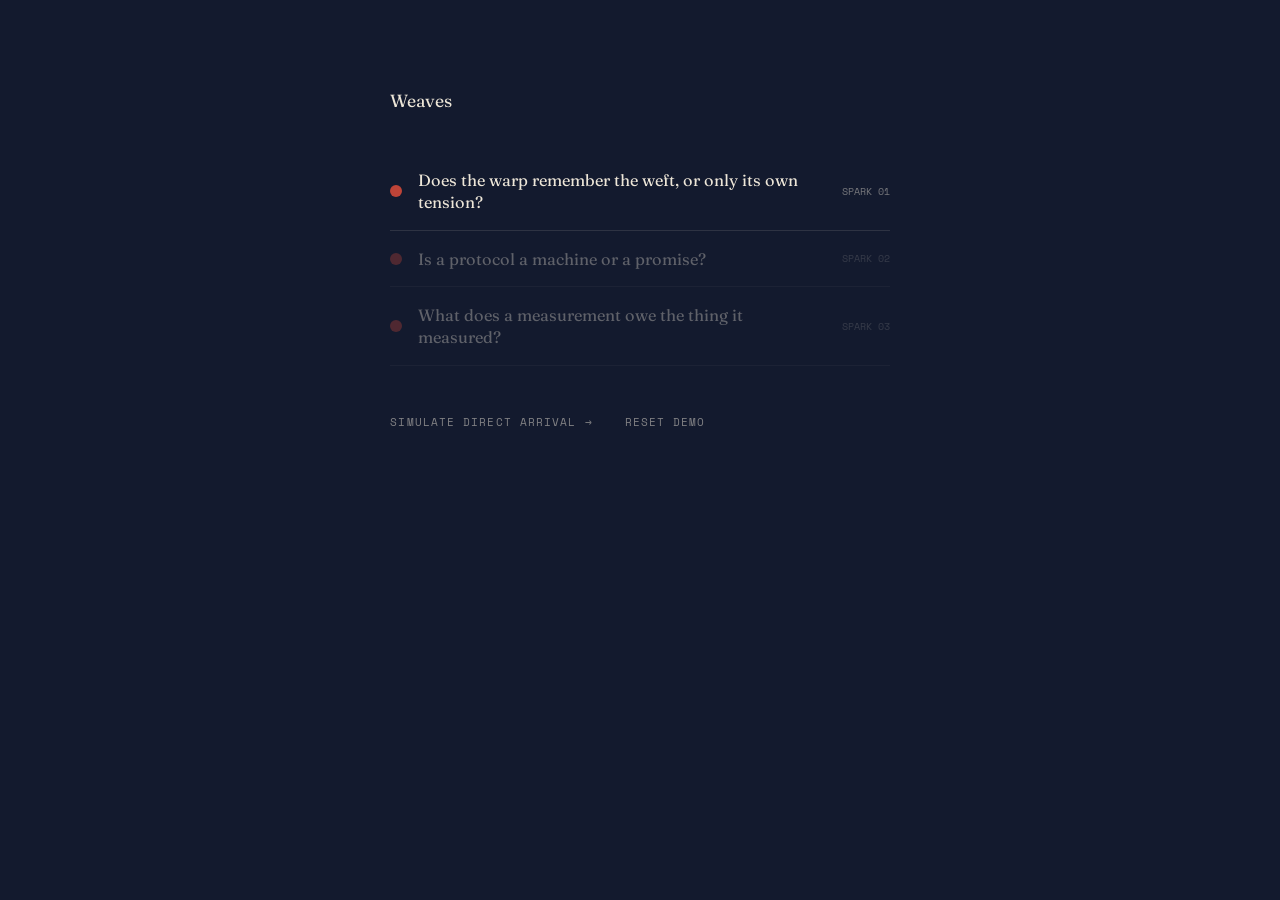
<file: assets/weaves_flow_demo_v2.html>
<!DOCTYPE html>
<html lang="en">
<head>
<meta charset="UTF-8">
<meta name="viewport" content="width=device-width, initial-scale=1.0">
<title>Weaves — flow demo v2</title>
<link rel="preconnect" href="https://fonts.googleapis.com">
<link href="https://fonts.googleapis.com/css2?family=Fraunces:opsz,wght@9..144,400;9..144,600&family=Space+Mono:wght@400;700&display=swap" rel="stylesheet">
<style>
  :root{
    --indigo:#131A2E; --linen:#EDE6D8; --madder:#BE4438; --ochre:#B89230;
    --stage:min(640px,94vw);
    --mono:"Space Mono",ui-monospace,monospace;
  }
  *{margin:0;padding:0;box-sizing:border-box}
  body{background:var(--indigo);color:var(--linen);font-family:"Fraunces",Georgia,serif;min-height:100vh;overflow-x:hidden}
  .stage{position:relative;width:var(--stage);margin:0 auto;min-height:100vh}
  svg#loom{position:absolute;top:0;left:0;width:100%;aspect-ratio:1/1;pointer-events:none;z-index:2;overflow:visible}

  .view{position:absolute;inset:0;opacity:0;pointer-events:none;transition:opacity .3s ease;z-index:1}
  .view.on{opacity:1;pointer-events:auto}

  .eyebrow{font-family:var(--mono);font-size:.7rem;letter-spacing:.32em;color:var(--ochre);margin-bottom:.9rem}
  h1{font-weight:400;font-size:clamp(1.35rem,4.8vw,2.1rem);line-height:1.3}

  #vIndex .inner{padding:calc(var(--stage)*0.14) calc(var(--stage)*0.11) 3rem}
  .brand{font-size:1.1rem;margin-bottom:2.6rem}
  .spark-row{display:flex;align-items:center;gap:1rem;padding:1.05rem 0;border-bottom:1px solid rgba(237,230,216,.12);cursor:pointer}
  .mark{width:12px;height:12px;flex:none}
  .mark.dot{background:var(--madder);border-radius:50%}
  .mark.square{background:var(--ochre);border-radius:0}
  .spark-row .q{font-size:1.02rem;line-height:1.35}
  .spark-row .meta{font-family:var(--mono);font-size:.62rem;opacity:.45;margin-left:auto;flex:none;text-align:right}
  .spark-row.dim{opacity:.35;cursor:default}
  .spark-row:not(.dim):hover .q{color:var(--ochre)}
  .foot{margin-top:3rem;font-family:var(--mono);font-size:.68rem;letter-spacing:.1em;display:flex;gap:2rem}
  .foot span{opacity:.5;cursor:pointer}
  .foot span:hover{opacity:1;color:var(--ochre)}

  #vSpark .inner{padding:calc(var(--stage)*0.48) calc(var(--stage)*0.11) 3rem}
  #vSpark .eyebrow,#vSpark h1,#vSpark .actions{opacity:0;transform:translateY(10px);transition:opacity .6s ease,transform .6s ease}
  #vSpark.arrived .eyebrow{opacity:1;transform:none;transition-delay:.05s}
  #vSpark.arrived h1{opacity:1;transform:none;transition-delay:.18s}
  #vSpark.arrived .actions{opacity:1;transform:none;transition-delay:.42s}
  .actions{margin-top:2.2rem;display:flex;gap:1.4rem;align-items:center}
  .btn{background:none;border:1px solid var(--ochre);color:var(--linen);font-family:var(--mono);font-size:.85rem;padding:.55rem 1.1rem;cursor:pointer}
  .btn:hover{background:var(--ochre);color:var(--indigo)}
  .ghost{background:none;border:none;color:var(--linen);opacity:.5;font-family:var(--mono);font-size:.8rem;cursor:pointer}
  .ghost:hover{opacity:.9}

  #vThread .inner{padding:calc(var(--stage)*0.44) calc(var(--stage)*0.11) 3rem}
  #vThread .eyebrow,#vThread h1,#vThread .spine{opacity:0;transform:translateY(10px);transition:opacity .6s ease,transform .6s ease}
  #vThread.arrived .eyebrow{opacity:1;transform:none;transition-delay:.05s}
  #vThread.arrived h1{opacity:1;transform:none;transition-delay:.18s}
  #vThread.arrived .spine{opacity:.7;transform:none;transition-delay:.5s}
  .spine{margin-top:2.6rem;font-family:var(--mono);font-size:.65rem;letter-spacing:.14em;display:flex;gap:.9rem;align-items:center}
  .spine .back{cursor:pointer;opacity:.6}
  .spine .back:hover{opacity:1;color:var(--ochre)}

  .flight{position:fixed;background:var(--madder);border-radius:50%;z-index:10;pointer-events:none}

  @media (prefers-reduced-motion:reduce){
    .view,#vSpark .eyebrow,#vSpark h1,#vSpark .actions,
    #vThread .eyebrow,#vThread h1,#vThread .spine{transition:none}
  }
</style>
</head>
<body>
<div class="stage" id="stage">
  <svg id="loom" viewBox="0 0 640 640" xmlns="http://www.w3.org/2000/svg" aria-hidden="true">
    <defs>
      <filter id="fiber" x="-20%" y="-20%" width="140%" height="140%">
        <feTurbulence type="fractalNoise" baseFrequency="0.9" numOctaves="2" seed="7" result="n"/>
        <feDisplacementMap in="SourceGraphic" in2="n" scale="5"/>
      </filter>
      <mask id="tailMask">
        <path id="tailReveal" fill="none" stroke="#fff" stroke-width="34" stroke-linecap="round"
          d="M 400 240 C 375 244 340 250 290 262 C 200 285 90 310 -60 300"/>
      </mask>
      <mask id="travelMask">
        <path id="travelReveal" fill="none" stroke="#fff" stroke-width="34" stroke-linecap="round"
          d="M 400 240 C 470 258 545 300 610 355 C 660 398 668 470 705 560"/>
      </mask>
      <mask id="snakeMask">
        <path id="snakeReveal" fill="none" stroke="#fff" stroke-width="38" stroke-linecap="round"
          d="M 665 25 C 555 45 435 70 380 140 L 300 140 C 273 140 273 170 300 170 L 380 170 C 407 170 407 200 380 200 L 300 200 C 273 200 273 230 300 230 L 380 230"/>
      </mask>
    </defs>

    <!-- the spark and its off-frame attachment -->
    <g id="sparkGroup" style="visibility:hidden">
      <g mask="url(#tailMask)" filter="url(#fiber)">
        <path fill="none" stroke="#B89230" stroke-width="24" stroke-linecap="round"
          d="M -60 300 C 90 310 200 285 290 262 C 340 250 375 244 400 240"/>
        <path fill="none" stroke="#8A6B1E" stroke-width="22" stroke-linecap="butt" stroke-dasharray="7 13" opacity="0.55"
          d="M -60 300 C 90 310 200 285 290 262 C 340 250 375 244 400 240"/>
        <path fill="none" stroke="#D2B054" stroke-width="22" stroke-linecap="butt" stroke-dasharray="7 13" stroke-dashoffset="10" opacity="0.35"
          d="M -60 300 C 90 310 200 285 290 262 C 340 250 375 244 400 240"/>
      </g>
      <g filter="url(#fiber)">
        <circle id="spark" cx="400" cy="240" r="17" fill="#BE4438"/>
      </g>
    </g>

    <!-- bite travel: the hidden length pays out -->
    <g id="travelGroup" style="visibility:hidden">
      <g mask="url(#travelMask)" filter="url(#fiber)">
        <path fill="none" stroke="#B89230" stroke-width="24" stroke-linecap="round"
          d="M 400 240 C 470 258 545 300 610 355 C 660 398 668 470 705 560"/>
        <path fill="none" stroke="#8A6B1E" stroke-width="22" stroke-linecap="butt" stroke-dasharray="7 13" opacity="0.55"
          d="M 400 240 C 470 258 545 300 610 355 C 660 398 668 470 705 560"/>
        <path fill="none" stroke="#D2B054" stroke-width="22" stroke-linecap="butt" stroke-dasharray="7 13" stroke-dashoffset="10" opacity="0.35"
          d="M 400 240 C 470 258 545 300 610 355 C 660 398 668 470 705 560"/>
      </g>
      <g filter="url(#fiber)">
        <circle id="travelSpark" cx="400" cy="240" r="17" fill="#BE4438" visibility="hidden"/>
      </g>
    </g>

    <!-- thread arrival: weft accumulating into its lineage mark -->
    <g id="snakeGroup" style="visibility:hidden">
      <g mask="url(#snakeMask)" filter="url(#fiber)">
        <path fill="none" stroke="#B89230" stroke-width="30" stroke-linecap="round"
          d="M 665 25 C 555 45 435 70 380 140 L 300 140 C 273 140 273 170 300 170 L 380 170 C 407 170 407 200 380 200 L 300 200 C 273 200 273 230 300 230 L 380 230"/>
        <path fill="none" stroke="#8A6B1E" stroke-width="28" stroke-linecap="butt" stroke-dasharray="8 14" opacity="0.5"
          d="M 665 25 C 555 45 435 70 380 140 L 300 140 C 273 140 273 170 300 170 L 380 170 C 407 170 407 200 380 200 L 300 200 C 273 200 273 230 300 230 L 380 230"/>
        <path fill="none" stroke="#D2B054" stroke-width="28" stroke-linecap="butt" stroke-dasharray="8 14" stroke-dashoffset="11" opacity="0.3"
          d="M 665 25 C 555 45 435 70 380 140 L 300 140 C 273 140 273 170 300 170 L 380 170 C 407 170 407 200 380 200 L 300 200 C 273 200 273 230 300 230 L 380 230"/>
      </g>
      <g filter="url(#fiber)">
        <circle id="snakeSpark" cx="665" cy="25" r="15" fill="#BE4438" visibility="hidden"/>
      </g>
    </g>
  </svg>

  <section class="view on" id="vIndex">
    <div class="inner">
      <p class="brand">Weaves</p>
      <div class="spark-row" id="row1">
        <span class="mark dot" id="row1mark"></span>
        <span class="q">Does the warp remember the weft, or only its own tension?</span>
        <span class="meta" id="row1meta">SPARK 01</span>
      </div>
      <div class="spark-row dim">
        <span class="mark dot"></span>
        <span class="q">Is a protocol a machine or a promise?</span>
        <span class="meta">SPARK 02</span>
      </div>
      <div class="spark-row dim">
        <span class="mark dot"></span>
        <span class="q">What does a measurement owe the thing it measured?</span>
        <span class="meta">SPARK 03</span>
      </div>
      <p class="foot">
        <span id="directBtn">SIMULATE DIRECT ARRIVAL &rarr;</span>
        <span id="resetBtn">RESET DEMO</span>
      </p>
    </div>
  </section>

  <section class="view" id="vSpark">
    <div class="inner">
      <p class="eyebrow">SPARK · 01</p>
      <h1>Does the warp remember the weft, or only its own tension?</h1>
      <div class="actions">
        <button class="btn" id="biteBtn">bite &rarr;</button>
        <button class="ghost" id="passBtn">let it pass</button>
      </div>
    </div>
  </section>

  <section class="view" id="vThread">
    <div class="inner">
      <p class="eyebrow">THREAD · 01 · CAUGHT</p>
      <h1>The reading, the volley, and everything the weft has laid down so far.</h1>
      <p class="spine"><span>LINEAGE&nbsp;&nbsp;&#9632;</span><span class="back" id="backBtn">&larr; INDEX</span></p>
    </div>
  </section>
</div>

<script>
(function(){
  var $=function(id){return document.getElementById(id);};
  var sparkGroup=$('sparkGroup'),travelGroup=$('travelGroup'),snakeGroup=$('snakeGroup');
  var spark=$('spark'),travelSpark=$('travelSpark'),snakeSpark=$('snakeSpark');
  var tailReveal=$('tailReveal'),travelReveal=$('travelReveal'),snakeReveal=$('snakeReveal');
  var views={index:$('vIndex'),spark:$('vSpark'),thread:$('vThread')};
  var reduced=window.matchMedia('(prefers-reduced-motion: reduce)').matches;

  // record state: bite is a protocol event; in production this lives on the
  // record server-side so both participants see the same status.
  var state={s1:'spark'};

  var LT=tailReveal.getTotalLength();
  var LV=travelReveal.getTotalLength();
  var LS=snakeReveal.getTotalLength();

  function show(name){Object.keys(views).forEach(function(k){views[k].classList.toggle('on',k===name);});}
  function easeIO(t){return t<0.5?4*t*t*t:1-Math.pow(-2*t+2,3)/2;}
  function easeIn(t){return t*t*t;}
  function easeOutBack(t){var c=1.3;return 1+(c+1)*Math.pow(t-1,3)+c*Math.pow(t-1,2);}
  function tween(dur,step,done){
    if(reduced){step(1);if(done)done();return;}
    var s=null;
    function f(now){
      if(!s)s=now;
      var t=Math.min(1,(now-s)/dur);
      step(t);
      if(t<1)requestAnimationFrame(f);else if(done)done();
    }
    requestAnimationFrame(f);
  }

  function hideAllThread(){
    sparkGroup.style.visibility='hidden';
    travelGroup.style.visibility='hidden';
    snakeGroup.style.visibility='hidden';
    travelSpark.setAttribute('visibility','hidden');
    snakeSpark.setAttribute('visibility','hidden');
  }

  // ---- spark arrival, direct: spark + tail slide in from off-frame and settle
  function arriveDirect(){
    show('spark');
    views.spark.classList.remove('arrived');
    hideAllThread();
    tailReveal.style.strokeDasharray='';
    tailReveal.style.strokeDashoffset='';
    sparkGroup.style.visibility='visible';
    tween(750,function(t){
      var e=easeOutBack(t);
      sparkGroup.setAttribute('transform','translate('+((1-e)*-460)+' 0)');
    },function(){
      sparkGroup.setAttribute('transform','');
      views.spark.classList.add('arrived');
    });
  }

  // ---- spark arrival, from index: the row's dot flies to position,
  //      then the attachment pays out behind it
  function arriveFromIndex(rowMark){
    var stageEl=$('stage');
    var srect=stageEl.getBoundingClientRect();
    var scale=srect.width/640;
    var mrect=rowMark.getBoundingClientRect();
    var endX=srect.left+400*scale, endY=srect.top+240*scale;
    var endD=34*scale;

    var fl=document.createElement('div');
    fl.className='flight';
    fl.style.left=(mrect.left+mrect.width/2)+'px';
    fl.style.top=(mrect.top+mrect.height/2)+'px';
    fl.style.width='12px';fl.style.height='12px';
    fl.style.transform='translate(-50%,-50%)';
    document.body.appendChild(fl);

    views.index.classList.remove('on');

    if(reduced){document.body.removeChild(fl);arriveDirect();return;}

    var anim=fl.animate([
      {left:fl.style.left,top:fl.style.top,width:'12px',height:'12px'},
      {left:endX+'px',top:endY+'px',width:endD+'px',height:endD+'px'}
    ],{duration:600,easing:'cubic-bezier(.35,.8,.3,1)',fill:'forwards'});

    anim.onfinish=function(){
      show('spark');
      views.spark.classList.remove('arrived');
      hideAllThread();
      sparkGroup.setAttribute('transform','');
      sparkGroup.style.visibility='visible';
      document.body.removeChild(fl);
      // pay out the attachment from the landed spark backward
      tailReveal.style.strokeDasharray=LT;
      tailReveal.style.strokeDashoffset=LT;
      tween(450,function(t){
        tailReveal.style.strokeDashoffset=LT*(1-easeIO(t));
      },function(){
        tailReveal.style.strokeDasharray='';
        views.spark.classList.add('arrived');
      });
    };
  }

  // ---- bite: the hidden length pays out; spark leads into the thread view
  function bite(){
    state.s1='thread';
    updateIndexRow();
    views.spark.classList.remove('arrived');

    spark.setAttribute('visibility','hidden');
    travelGroup.style.visibility='visible';
    travelSpark.setAttribute('visibility','visible');
    travelReveal.style.strokeDasharray=LV;
    travelReveal.style.strokeDashoffset=LV;

    tween(850,function(t){
      var e=easeIn(t);
      travelReveal.style.strokeDashoffset=LV*(1-e);
      var p=travelReveal.getPointAtLength(LV*e);
      travelSpark.setAttribute('cx',p.x);travelSpark.setAttribute('cy',p.y);
    },function(){
      sparkGroup.style.visibility='hidden';
      travelGroup.style.visibility='hidden';
      spark.setAttribute('visibility','visible');
      show('thread');
      snakeGroup.style.visibility='visible';
      snakeSpark.setAttribute('visibility','visible');
      snakeReveal.style.strokeDasharray=LS;
      snakeReveal.style.strokeDashoffset=LS;
      tween(950,function(t){
        var e=easeIO(t);
        snakeReveal.style.strokeDashoffset=LS*(1-e);
        var p=snakeReveal.getPointAtLength(LS*e);
        snakeSpark.setAttribute('cx',p.x);snakeSpark.setAttribute('cy',p.y);
      },function(){
        views.thread.classList.add('arrived');
      });
    });
  }

  // ---- revisit a caught record: land settled, no re-enactment
  function openThreadSettled(){
    hideAllThread();
    show('thread');
    views.thread.classList.remove('arrived');
    snakeReveal.style.strokeDasharray='';
    snakeReveal.style.strokeDashoffset='';
    snakeGroup.style.visibility='visible';
    snakeGroup.setAttribute('opacity',0);
    var p=snakeReveal.getPointAtLength(LS);
    snakeSpark.setAttribute('cx',p.x);snakeSpark.setAttribute('cy',p.y);
    snakeSpark.setAttribute('visibility','visible');
    tween(350,function(t){snakeGroup.setAttribute('opacity',t);},function(){
      views.thread.classList.add('arrived');
    });
  }

  function pass(){
    views.spark.classList.remove('arrived');
    tween(400,function(t){sparkGroup.setAttribute('opacity',1-t);},function(){
      sparkGroup.style.visibility='hidden';
      sparkGroup.setAttribute('opacity',1);
      show('index');
    });
  }

  function backToIndex(){
    views.thread.classList.remove('arrived');
    tween(350,function(t){snakeGroup.setAttribute('opacity',1-t);},function(){
      snakeGroup.style.visibility='hidden';
      snakeGroup.setAttribute('opacity',1);
      snakeSpark.setAttribute('visibility','hidden');
      show('index');
    });
  }

  function updateIndexRow(){
    var mark=$('row1mark'),meta=$('row1meta');
    if(state.s1==='thread'){
      mark.className='mark square';
      meta.textContent='THREAD 01';
    }else{
      mark.className='mark dot';
      meta.textContent='SPARK 01';
    }
  }

  $('row1').addEventListener('click',function(){
    if(state.s1==='thread'){views.index.classList.remove('on');openThreadSettled();}
    else{arriveFromIndex($('row1mark'));}
  });
  $('directBtn').addEventListener('click',function(){
    if(state.s1==='thread'){openThreadSettled();}
    else{arriveDirect();}
  });
  $('biteBtn').addEventListener('click',bite);
  $('passBtn').addEventListener('click',pass);
  $('backBtn').addEventListener('click',backToIndex);
  $('resetBtn').addEventListener('click',function(){
    state.s1='spark';updateIndexRow();hideAllThread();show('index');
  });
})();
</script>
</body>
</html>
</file>
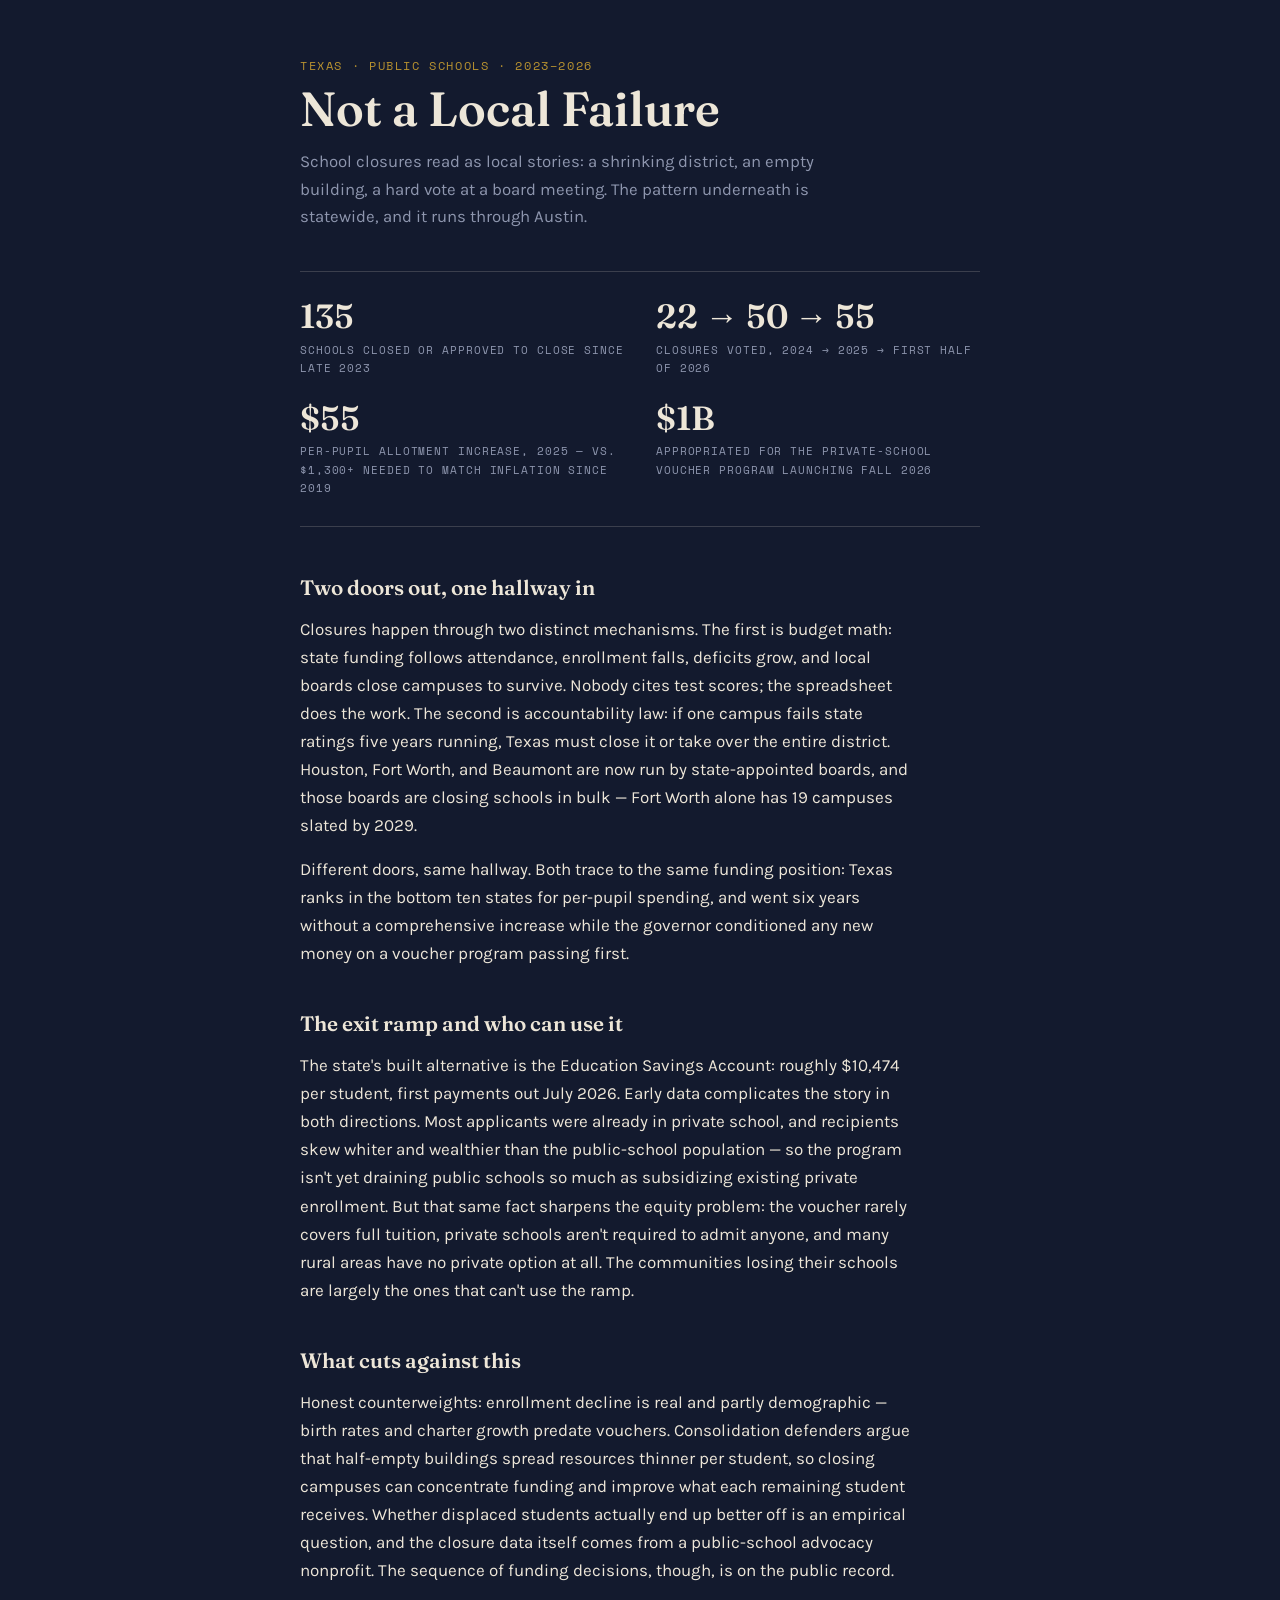
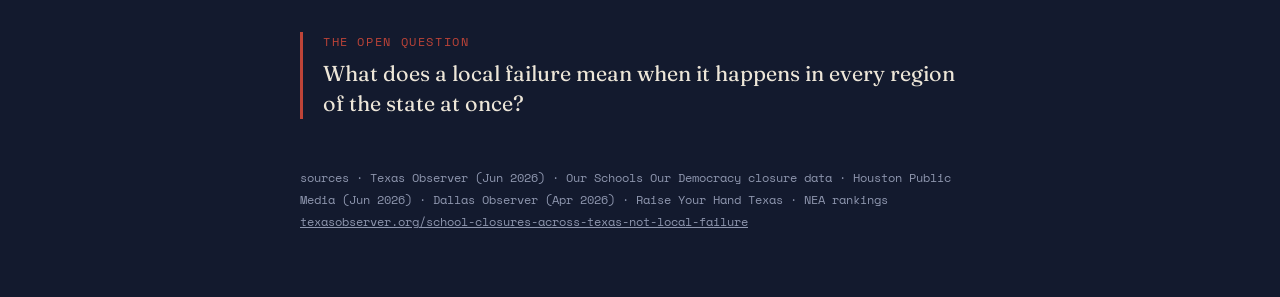
<file: assets/weaveDocs/not-a-local-failure.html>
<!doctype html>
<html lang="en">
<head>
<meta charset="utf-8">
<meta name="viewport" content="width=device-width, initial-scale=1">
<title>Not a Local Failure — one page</title>
<link rel="preconnect" href="https://fonts.googleapis.com">
<link href="https://fonts.googleapis.com/css2?family=Fraunces:opsz,wght@9..144,400;9..144,600&family=Karla:wght@400;700&family=Space+Mono&display=swap" rel="stylesheet">
<style>
  :root{
    --indigo:#131A2E; --linen:#EDE6D8; --muted:#8E96AE;
    --madder:#BE4438; --ochre:#B89230;
  }
  *{box-sizing:border-box; margin:0; padding:0;}
  body{
    background:var(--indigo); color:var(--linen);
    font-family:'Karla',sans-serif; font-size:17px; line-height:1.65;
    padding:3.5rem 1.5rem 4rem;
  }
  .page{max-width:680px; margin:0 auto;}
  .eyebrow{
    font-family:'Space Mono',monospace; font-size:.72rem; letter-spacing:.14em;
    text-transform:uppercase; color:var(--ochre); margin-bottom:.5rem;
  }
  h1{
    font-family:'Fraunces',serif; font-weight:600; font-size:clamp(2rem,6vw,3rem);
    line-height:1.1; margin-bottom:.75rem;
  }
  .dek{color:var(--muted); font-size:1.05rem; margin-bottom:2.5rem; max-width:56ch;}
  .numbers{
    display:grid; grid-template-columns:repeat(2,1fr); gap:1.5rem 2rem;
    border-top:1px solid rgba(237,230,216,.18); border-bottom:1px solid rgba(237,230,216,.18);
    padding:1.75rem 0; margin-bottom:2.75rem;
  }
  .num .big{font-family:'Fraunces',serif; font-size:2.1rem; font-weight:600; line-height:1;}
  .num .lbl{font-family:'Space Mono',monospace; font-size:.7rem; letter-spacing:.08em;
    text-transform:uppercase; color:var(--muted); margin-top:.45rem;}
  section{margin-bottom:2.5rem;}
  h2{font-family:'Fraunces',serif; font-weight:600; font-size:1.3rem; margin-bottom:.6rem;}
  p{margin-bottom:1rem; max-width:62ch;}
  p:last-child{margin-bottom:0;}
  .question{
    border-left:3px solid var(--madder); padding-left:1.25rem; margin-top:3rem;
  }
  .question .eyebrow{color:var(--madder);}
  .question p{
    font-family:'Fraunces',serif; font-size:1.35rem; line-height:1.4;
  }
  .src{
    margin-top:3rem; font-family:'Space Mono',monospace; font-size:.72rem;
    color:var(--muted); line-height:1.9;
  }
  .src a{color:var(--muted);}
  @media print{
    body{background:#fff; color:#131A2E; padding:1.5rem;}
    .num .lbl,.src{color:#555;}
    .numbers{border-color:#ccc;}
  }
</style>
</head>
<body>
<div class="page">

  <div class="eyebrow">Texas · public schools · 2023–2026</div>
  <h1>Not a Local Failure</h1>
  <p class="dek">School closures read as local stories: a shrinking district, an empty
  building, a hard vote at a board meeting. The pattern underneath is statewide, and it
  runs through Austin.</p>

  <div class="numbers">
    <div class="num"><div class="big">135</div><div class="lbl">schools closed or approved to close since late 2023</div></div>
    <div class="num"><div class="big">22 → 50 → 55</div><div class="lbl">closures voted, 2024 → 2025 → first half of 2026</div></div>
    <div class="num"><div class="big">$55</div><div class="lbl">per-pupil allotment increase, 2025 — vs. $1,300+ needed to match inflation since 2019</div></div>
    <div class="num"><div class="big">$1B</div><div class="lbl">appropriated for the private-school voucher program launching fall 2026</div></div>
  </div>

  <section>
    <h2>Two doors out, one hallway in</h2>
    <p>Closures happen through two distinct mechanisms. The first is budget math: state
    funding follows attendance, enrollment falls, deficits grow, and local boards close
    campuses to survive. Nobody cites test scores; the spreadsheet does the work. The
    second is accountability law: if one campus fails state ratings five years running,
    Texas must close it or take over the entire district. Houston, Fort Worth, and
    Beaumont are now run by state-appointed boards, and those boards are closing schools
    in bulk — Fort Worth alone has 19 campuses slated by 2029.</p>
    <p>Different doors, same hallway. Both trace to the same funding position: Texas
    ranks in the bottom ten states for per-pupil spending, and went six years without a
    comprehensive increase while the governor conditioned any new money on a voucher
    program passing first.</p>
  </section>

  <section>
    <h2>The exit ramp and who can use it</h2>
    <p>The state's built alternative is the Education Savings Account: roughly $10,474
    per student, first payments out July 2026. Early data complicates the story in both
    directions. Most applicants were already in private school, and recipients skew
    whiter and wealthier than the public-school population — so the program isn't yet
    draining public schools so much as subsidizing existing private enrollment. But that
    same fact sharpens the equity problem: the voucher rarely covers full tuition,
    private schools aren't required to admit anyone, and many rural areas have no
    private option at all. The communities losing their schools are largely the ones
    that can't use the ramp.</p>
  </section>

  <section>
    <h2>What cuts against this</h2>
    <p>Honest counterweights: enrollment decline is real and partly demographic — birth
    rates and charter growth predate vouchers. Consolidation defenders argue that
    half-empty buildings spread resources thinner per student, so closing campuses can
    concentrate funding and improve what each remaining student receives. Whether
    displaced students actually end up better off is an empirical question, and the
    closure data itself comes from a public-school advocacy nonprofit. The sequence of
    funding decisions, though, is on the public record.</p>
  </section>

  <div class="question">
    <div class="eyebrow">The open question</div>
    <p>What does a local failure mean when it happens in every region of the state at
    once?</p>
  </div>

  <div class="src">
    sources · Texas Observer (Jun 2026) · Our Schools Our Democracy closure data ·
    Houston Public Media (Jun 2026) · Dallas Observer (Apr 2026) · Raise Your Hand
    Texas · NEA rankings<br>
    <a href="https://www.texasobserver.org/school-closures-across-texas-not-local-failure/">texasobserver.org/school-closures-across-texas-not-local-failure</a>
  </div>

</div>
</body>
</html>
</file>
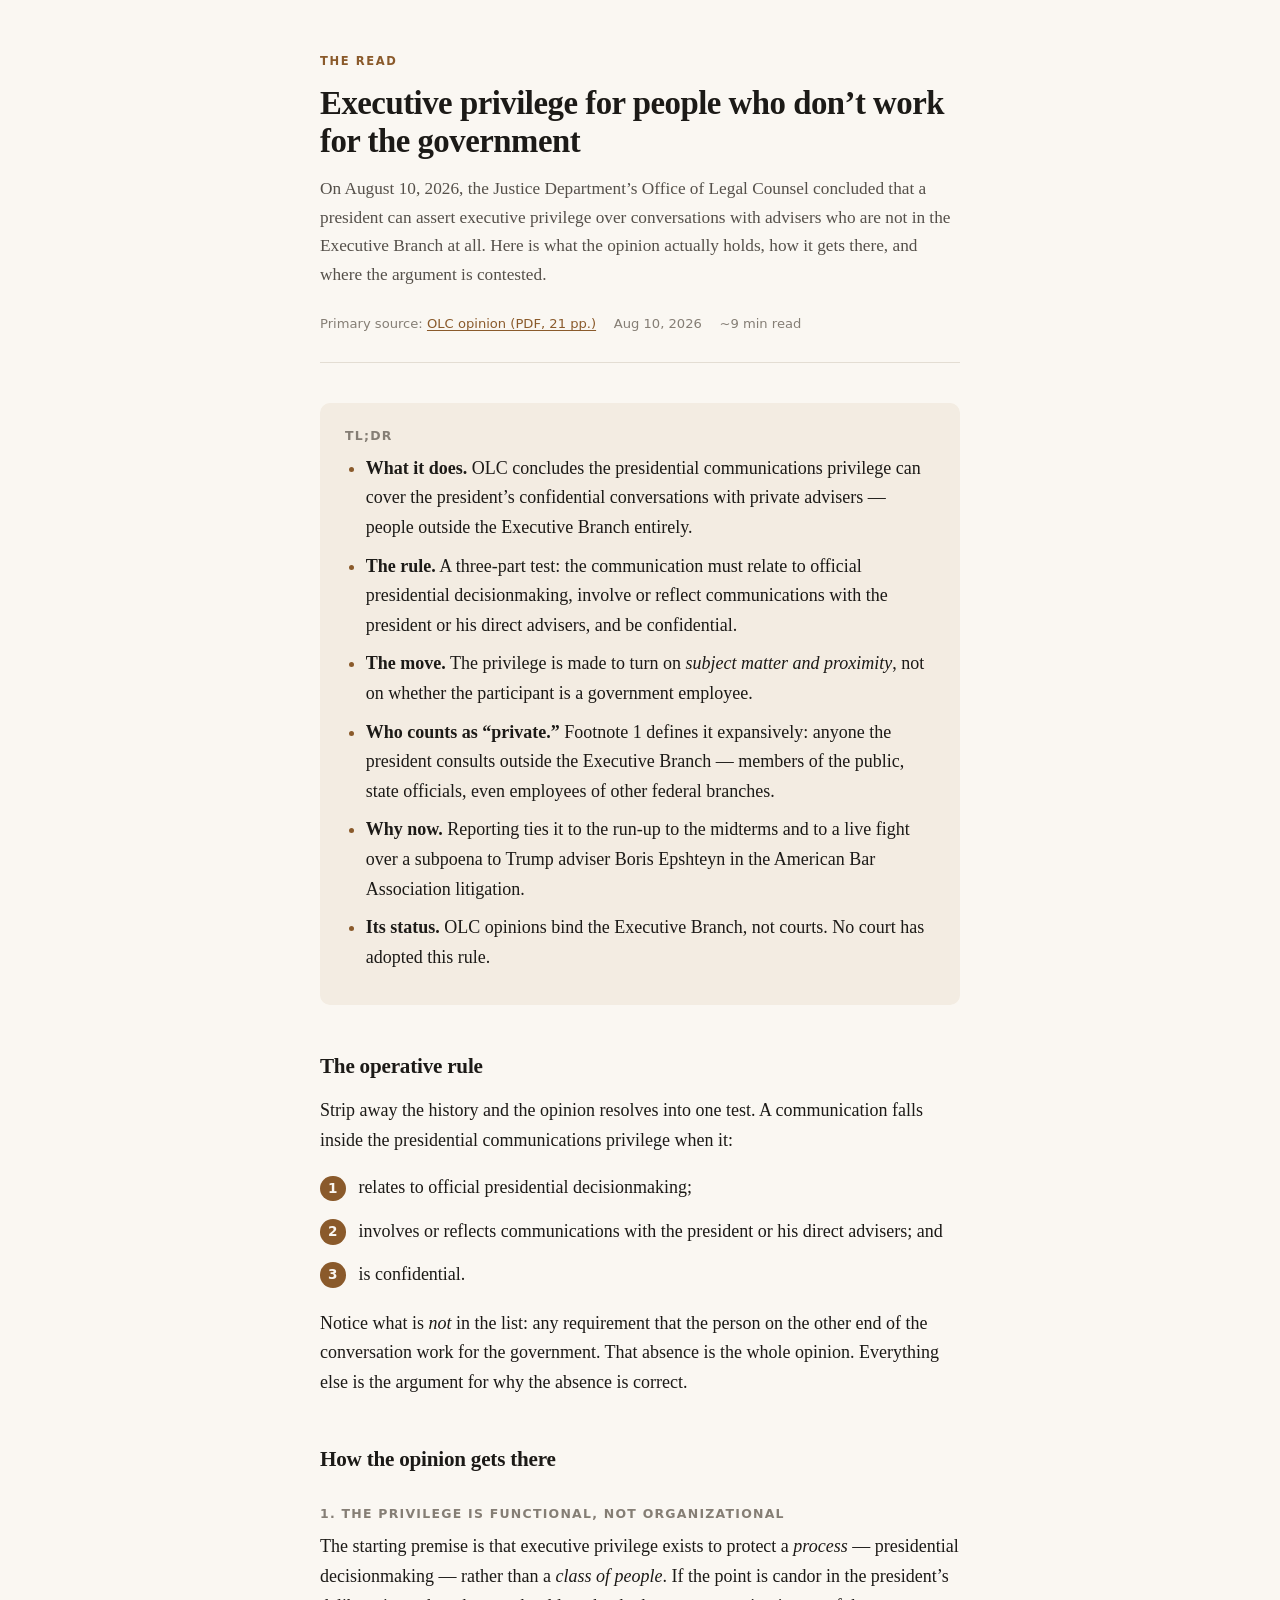
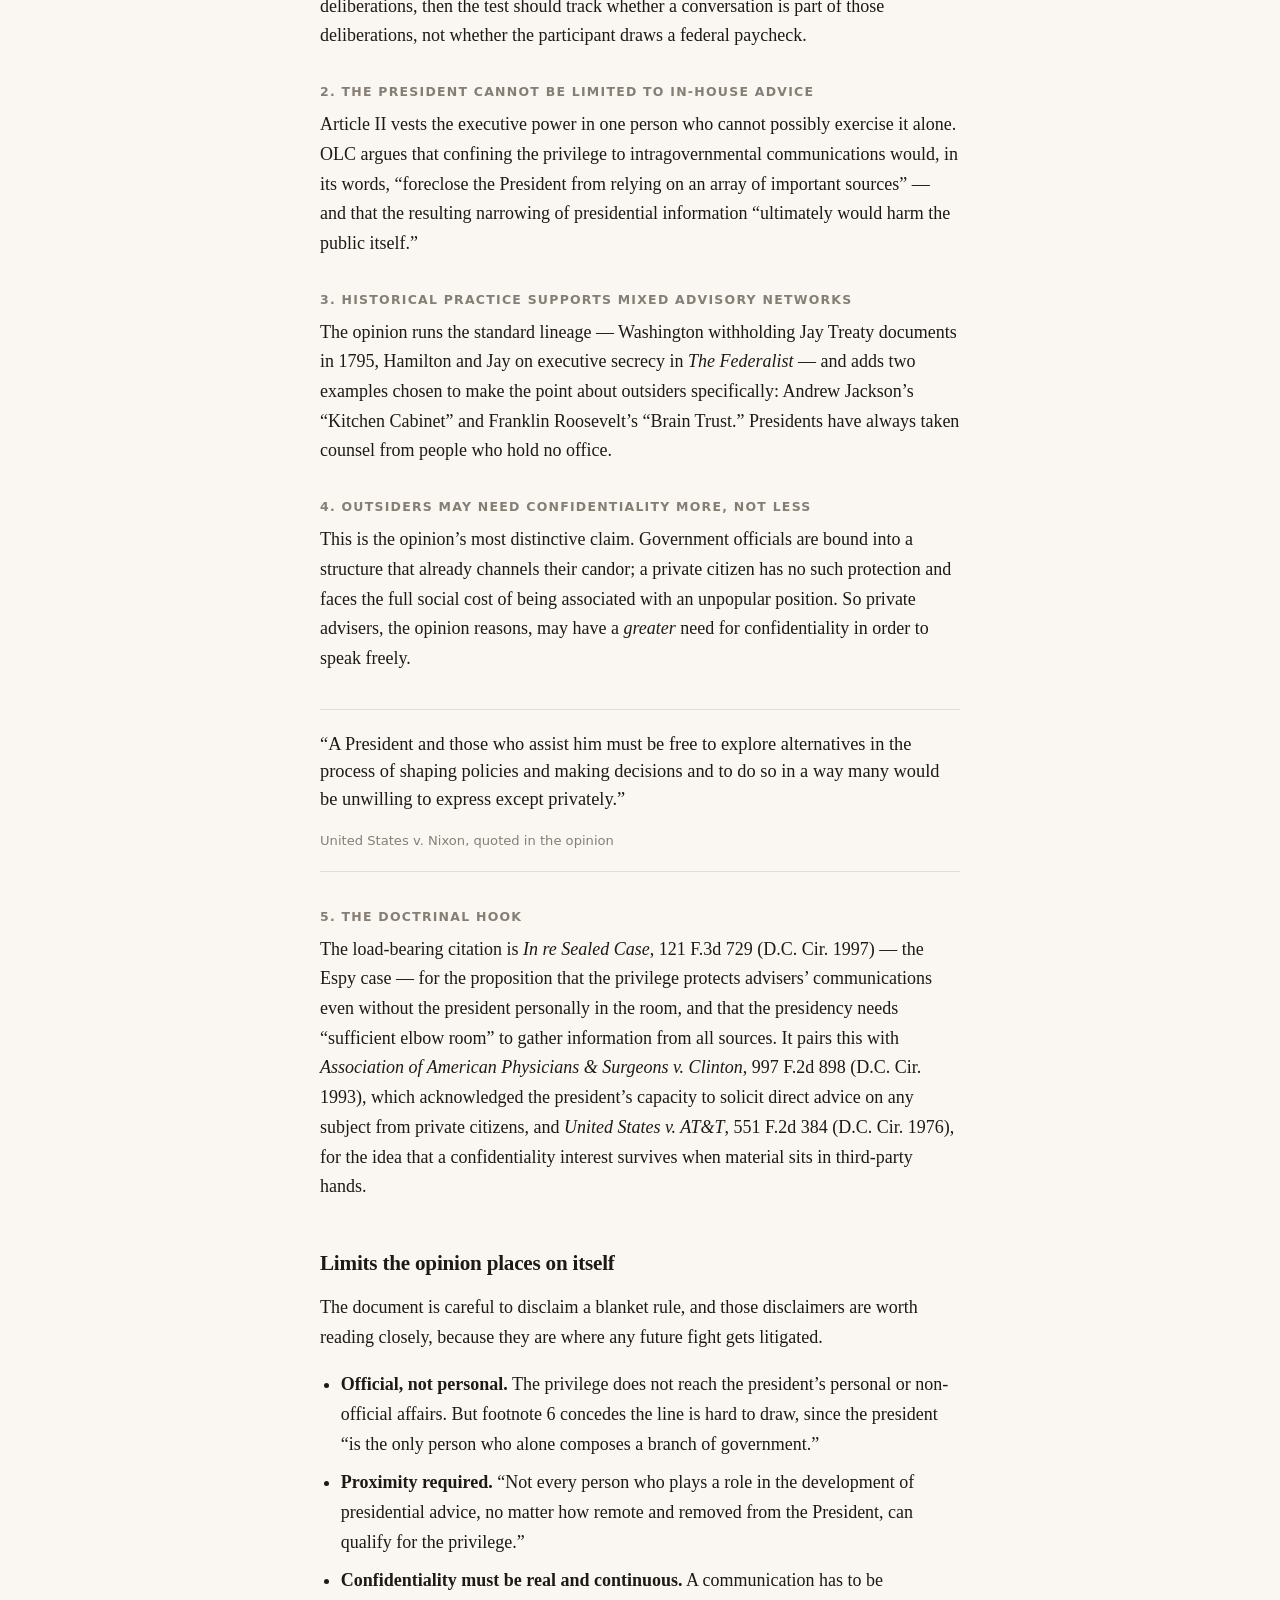
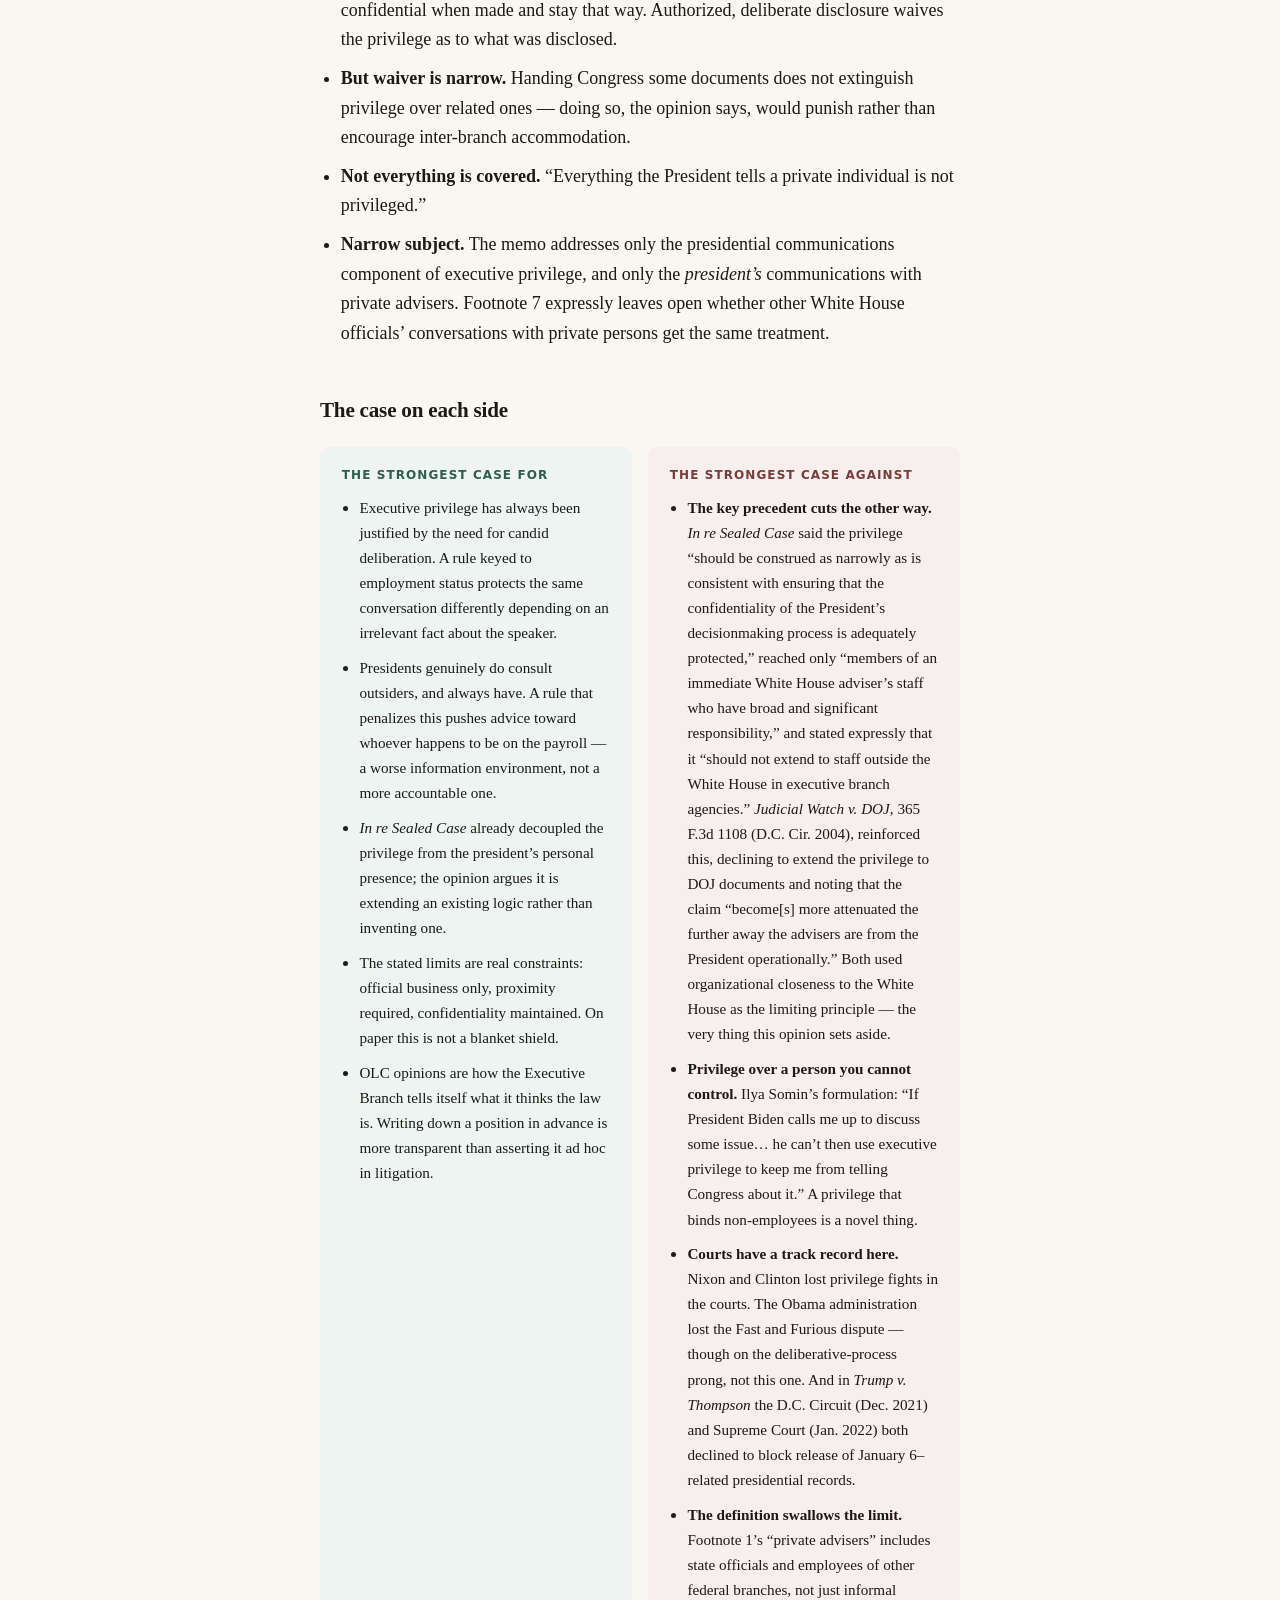
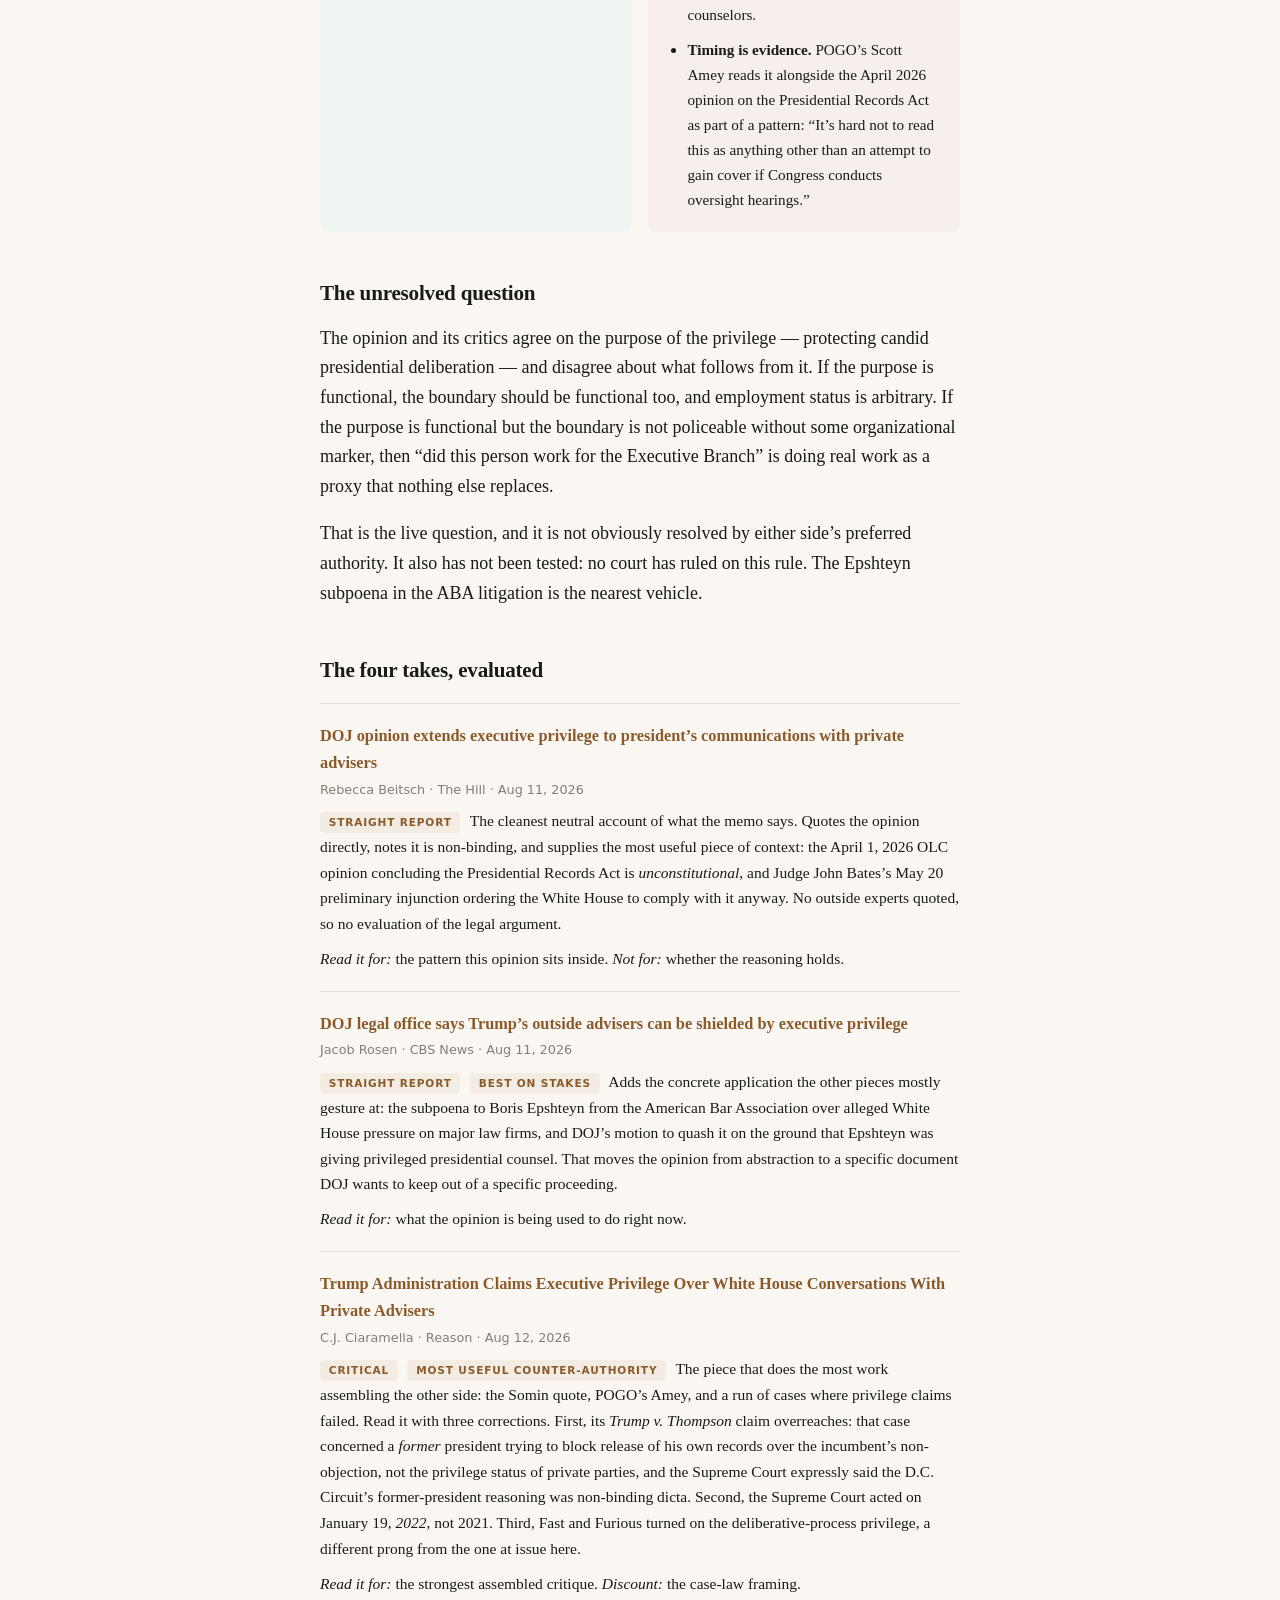
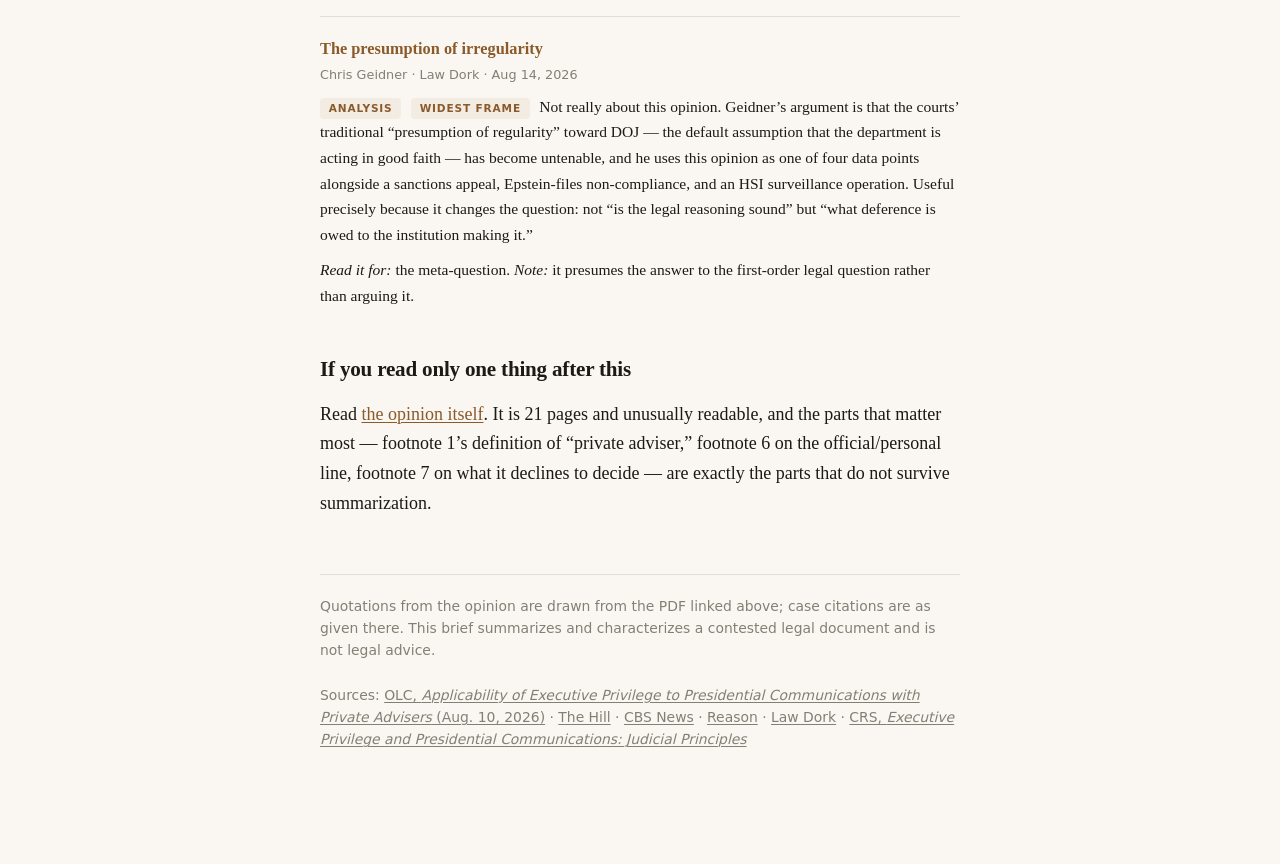
<file: static/reads/olc-private-advisers-privilege.html>
<!DOCTYPE html>
<html lang="en">
<head>
<meta charset="utf-8">
<meta name="viewport" content="width=device-width, initial-scale=1">
<title>Executive privilege for people who don't work for the government</title>
<meta name="description" content="A short brief on the August 10, 2026 OLC opinion extending the presidential communications privilege to private advisers — what it holds, how it gets there, and the strongest case on each side.">
<meta property="og:title" content="Executive privilege for people who don't work for the government">
<meta property="og:description" content="The OLC's August 2026 opinion on presidential communications with private advisers: the three-part test, the reasoning, the limits it claims, and the case on each side.">
<meta property="og:type" content="article">
<meta property="og:image" content="https://modernproteus.github.io/weaves/cards/olc-private-advisers-privilege.png">
<meta property="og:video" content="https://modernproteus.github.io/weaves/cards/olc-private-advisers-privilege.mp4">
<meta property="og:video:secure_url" content="https://modernproteus.github.io/weaves/cards/olc-private-advisers-privilege.mp4">
<meta property="og:video:type" content="video/mp4">
<meta property="og:video:width" content="1200">
<meta property="og:video:height" content="1200">
<style>
  :root {
    --bg: #faf7f2;
    --panel: #ffffff;
    --ink: #1c1a17;
    --ink-soft: #55504a;
    --ink-faint: #857e75;
    --rule: #e3ddd3;
    --accent: #8a5a2b;
    --accent-soft: #f3ece2;
    --for: #2f5d50;
    --for-bg: #eef4f1;
    --against: #7a3b3b;
    --against-bg: #f7eeee;
  }
  @media (prefers-color-scheme: dark) {
    :root {
      --bg: #16151a;
      --panel: #1e1d23;
      --ink: #ece8e1;
      --ink-soft: #b6b0a7;
      --ink-faint: #8b857c;
      --rule: #33313a;
      --accent: #d9a066;
      --accent-soft: #2a2520;
      --for: #8fc9b4;
      --for-bg: #1c2723;
      --against: #e0a0a0;
      --against-bg: #2a1f1f;
    }
  }
  * { box-sizing: border-box; }
  html { -webkit-text-size-adjust: 100%; }
  body {
    margin: 0;
    background: var(--bg);
    color: var(--ink);
    font: 400 18px/1.65 Charter, "Iowan Old Style", Georgia, "Times New Roman", serif;
  }
  .wrap { max-width: 43rem; margin: 0 auto; padding: 3.5rem 1.5rem 6rem; }
  header { border-bottom: 1px solid var(--rule); padding-bottom: 1.75rem; margin-bottom: 2.5rem; }
  .kicker {
    font: 600 0.72rem/1 ui-sans-serif, system-ui, -apple-system, "Segoe UI", sans-serif;
    letter-spacing: 0.14em; text-transform: uppercase; color: var(--accent);
    margin: 0 0 1rem;
  }
  h1 { font-size: 2.05rem; line-height: 1.18; margin: 0 0 0.9rem; letter-spacing: -0.015em; font-weight: 600; }
  .standfirst { font-size: 1.08rem; color: var(--ink-soft); margin: 0 0 1.5rem; }
  .meta {
    font: 400 0.82rem/1.6 ui-sans-serif, system-ui, -apple-system, "Segoe UI", sans-serif;
    color: var(--ink-faint); display: flex; flex-wrap: wrap; gap: 0.4rem 1.1rem;
  }
  .meta span { white-space: nowrap; }
  h2 {
    font-size: 1.32rem; line-height: 1.3; margin: 3rem 0 1rem;
    letter-spacing: -0.01em; font-weight: 600;
  }
  h3 {
    font: 600 0.78rem/1.4 ui-sans-serif, system-ui, -apple-system, "Segoe UI", sans-serif;
    letter-spacing: 0.1em; text-transform: uppercase; color: var(--ink-faint);
    margin: 2rem 0 0.6rem;
  }
  p { margin: 0 0 1.1rem; }
  a { color: var(--accent); text-decoration-thickness: 1px; text-underline-offset: 2px; }
  ul, ol { margin: 0 0 1.1rem; padding-left: 1.3rem; }
  li { margin-bottom: 0.55rem; }
  blockquote {
    margin: 1.4rem 0; padding: 0 0 0 1.1rem;
    border-left: 3px solid var(--accent);
    color: var(--ink-soft); font-style: italic;
  }
  blockquote p:last-child { margin-bottom: 0; }
  .card {
    background: var(--panel); border: 1px solid var(--rule); border-radius: 10px;
    padding: 1.4rem 1.5rem; margin: 1.6rem 0;
  }
  .card.tldr { background: var(--accent-soft); border-color: transparent; }
  .card.tldr ul { margin-bottom: 0; }
  .card.tldr li::marker { color: var(--accent); }
  .test { counter-reset: t; list-style: none; padding-left: 0; margin: 1rem 0 0; }
  .test li {
    counter-increment: t; position: relative; padding-left: 2.4rem; margin-bottom: 0.85rem;
  }
  .test li::before {
    content: counter(t); position: absolute; left: 0; top: 0.15rem;
    width: 1.6rem; height: 1.6rem; border-radius: 50%;
    background: var(--accent); color: var(--bg);
    font: 600 0.85rem/1.6rem ui-sans-serif, system-ui, sans-serif;
    text-align: center;
  }
  .split { display: grid; gap: 1rem; margin: 1.4rem 0; }
  @media (min-width: 40rem) { .split { grid-template-columns: 1fr 1fr; } }
  .side { border-radius: 10px; padding: 1.2rem 1.3rem; border: 1px solid transparent; }
  .side.for { background: var(--for-bg); }
  .side.against { background: var(--against-bg); }
  .side h4 {
    font: 600 0.75rem/1.4 ui-sans-serif, system-ui, sans-serif;
    letter-spacing: 0.09em; text-transform: uppercase; margin: 0 0 0.7rem;
  }
  .side.for h4 { color: var(--for); }
  .side.against h4 { color: var(--against); }
  .side ul { margin: 0; padding-left: 1.1rem; font-size: 0.95rem; }
  .side li { margin-bottom: 0.6rem; }
  .side li:last-child { margin-bottom: 0; }
  .src { border-top: 1px solid var(--rule); padding-top: 1.2rem; margin-top: 1.2rem; }
  .src:first-of-type { border-top: none; padding-top: 0; }
  .src h4 { font-size: 1.02rem; margin: 0 0 0.15rem; font-weight: 600; }
  .src h4 a { text-decoration: none; }
  .src h4 a:hover { text-decoration: underline; }
  .src .byline {
    font: 400 0.8rem/1.5 ui-sans-serif, system-ui, sans-serif;
    color: var(--ink-faint); margin: 0 0 0.6rem;
  }
  .src p { font-size: 0.97rem; margin-bottom: 0.6rem; }
  .tag {
    display: inline-block; font: 600 0.66rem/1 ui-sans-serif, system-ui, sans-serif;
    letter-spacing: 0.08em; text-transform: uppercase;
    padding: 0.32rem 0.55rem; border-radius: 4px;
    background: var(--accent-soft); color: var(--accent); margin-right: 0.35rem;
  }
  .note {
    font: 400 0.87rem/1.6 ui-sans-serif, system-ui, sans-serif;
    color: var(--ink-faint); border-top: 1px solid var(--rule);
    margin-top: 3.5rem; padding-top: 1.2rem;
  }
  .note a { color: var(--ink-faint); }
  .pull {
    font-size: 1.15rem; line-height: 1.5; color: var(--ink);
    border-left: none; border-top: 1px solid var(--rule); border-bottom: 1px solid var(--rule);
    padding: 1.3rem 0; margin: 2.2rem 0; font-style: normal;
  }
  .pull cite { display: block; font: 400 0.82rem/1.5 ui-sans-serif, system-ui, sans-serif;
    color: var(--ink-faint); font-style: normal; margin-top: 0.7rem; }
</style>
</head>
<body>
<div class="wrap">

<header>
  <p class="kicker">The Read</p>
  <h1>Executive privilege for people who don&rsquo;t work for the government</h1>
  <p class="standfirst">On August 10, 2026, the Justice Department&rsquo;s Office of Legal Counsel concluded that a president can assert executive privilege over conversations with advisers who are not in the Executive Branch at all. Here is what the opinion actually holds, how it gets there, and where the argument is contested.</p>
  <div class="meta">
    <span>Primary source: <a href="https://www.justice.gov/olc/media/1457271/dl">OLC opinion (PDF, 21 pp.)</a></span>
    <span>Aug 10, 2026</span>
    <span>~9 min read</span>
  </div>
</header>

<div class="card tldr">
  <h3 style="margin-top:0">TL;DR</h3>
  <ul>
    <li><strong>What it does.</strong> OLC concludes the presidential communications privilege can cover the president&rsquo;s confidential conversations with private advisers &mdash; people outside the Executive Branch entirely.</li>
    <li><strong>The rule.</strong> A three-part test: the communication must relate to official presidential decisionmaking, involve or reflect communications with the president or his direct advisers, and be confidential.</li>
    <li><strong>The move.</strong> The privilege is made to turn on <em>subject matter and proximity</em>, not on whether the participant is a government employee.</li>
    <li><strong>Who counts as &ldquo;private.&rdquo;</strong> Footnote 1 defines it expansively: anyone the president consults outside the Executive Branch &mdash; members of the public, state officials, even employees of other federal branches.</li>
    <li><strong>Why now.</strong> Reporting ties it to the run-up to the midterms and to a live fight over a subpoena to Trump adviser Boris Epshteyn in the American Bar Association litigation.</li>
    <li><strong>Its status.</strong> OLC opinions bind the Executive Branch, not courts. No court has adopted this rule.</li>
  </ul>
</div>

<h2>The operative rule</h2>

<p>Strip away the history and the opinion resolves into one test. A communication falls inside the presidential communications privilege when it:</p>

<ol class="test">
  <li>relates to official presidential decisionmaking;</li>
  <li>involves or reflects communications with the president or his direct advisers; and</li>
  <li>is confidential.</li>
</ol>

<p style="margin-top:1.2rem">Notice what is <em>not</em> in the list: any requirement that the person on the other end of the conversation work for the government. That absence is the whole opinion. Everything else is the argument for why the absence is correct.</p>

<h2>How the opinion gets there</h2>

<h3>1. The privilege is functional, not organizational</h3>
<p>The starting premise is that executive privilege exists to protect a <em>process</em> &mdash; presidential decisionmaking &mdash; rather than a <em>class of people</em>. If the point is candor in the president&rsquo;s deliberations, then the test should track whether a conversation is part of those deliberations, not whether the participant draws a federal paycheck.</p>

<h3>2. The president cannot be limited to in-house advice</h3>
<p>Article II vests the executive power in one person who cannot possibly exercise it alone. OLC argues that confining the privilege to intragovernmental communications would, in its words, &ldquo;foreclose the President from relying on an array of important sources&rdquo; &mdash; and that the resulting narrowing of presidential information &ldquo;ultimately would harm the public itself.&rdquo;</p>

<h3>3. Historical practice supports mixed advisory networks</h3>
<p>The opinion runs the standard lineage &mdash; Washington withholding Jay Treaty documents in 1795, Hamilton and Jay on executive secrecy in <em>The Federalist</em> &mdash; and adds two examples chosen to make the point about outsiders specifically: Andrew Jackson&rsquo;s &ldquo;Kitchen Cabinet&rdquo; and Franklin Roosevelt&rsquo;s &ldquo;Brain Trust.&rdquo; Presidents have always taken counsel from people who hold no office.</p>

<h3>4. Outsiders may need confidentiality more, not less</h3>
<p>This is the opinion&rsquo;s most distinctive claim. Government officials are bound into a structure that already channels their candor; a private citizen has no such protection and faces the full social cost of being associated with an unpopular position. So private advisers, the opinion reasons, may have a <em>greater</em> need for confidentiality in order to speak freely.</p>

<blockquote class="pull">
  <p>&ldquo;A President and those who assist him must be free to explore alternatives in the process of shaping policies and making decisions and to do so in a way many would be unwilling to express except privately.&rdquo;</p>
  <cite>United States v. Nixon, quoted in the opinion</cite>
</blockquote>

<h3>5. The doctrinal hook</h3>
<p>The load-bearing citation is <em>In re Sealed Case</em>, 121 F.3d 729 (D.C. Cir. 1997) &mdash; the Espy case &mdash; for the proposition that the privilege protects advisers&rsquo; communications even without the president personally in the room, and that the presidency needs &ldquo;sufficient elbow room&rdquo; to gather information from all sources. It pairs this with <em>Association of American Physicians &amp; Surgeons v. Clinton</em>, 997 F.2d 898 (D.C. Cir. 1993), which acknowledged the president&rsquo;s capacity to solicit direct advice on any subject from private citizens, and <em>United States v. AT&amp;T</em>, 551 F.2d 384 (D.C. Cir. 1976), for the idea that a confidentiality interest survives when material sits in third-party hands.</p>

<h2>Limits the opinion places on itself</h2>

<p>The document is careful to disclaim a blanket rule, and those disclaimers are worth reading closely, because they are where any future fight gets litigated.</p>

<ul>
  <li><strong>Official, not personal.</strong> The privilege does not reach the president&rsquo;s personal or non-official affairs. But footnote 6 concedes the line is hard to draw, since the president &ldquo;is the only person who alone composes a branch of government.&rdquo;</li>
  <li><strong>Proximity required.</strong> &ldquo;Not every person who plays a role in the development of presidential advice, no matter how remote and removed from the President, can qualify for the privilege.&rdquo;</li>
  <li><strong>Confidentiality must be real and continuous.</strong> A communication has to be confidential when made and stay that way. Authorized, deliberate disclosure waives the privilege as to what was disclosed.</li>
  <li><strong>But waiver is narrow.</strong> Handing Congress some documents does not extinguish privilege over related ones &mdash; doing so, the opinion says, would punish rather than encourage inter-branch accommodation.</li>
  <li><strong>Not everything is covered.</strong> &ldquo;Everything the President tells a private individual is not privileged.&rdquo;</li>
  <li><strong>Narrow subject.</strong> The memo addresses only the presidential communications component of executive privilege, and only the <em>president&rsquo;s</em> communications with private advisers. Footnote 7 expressly leaves open whether other White House officials&rsquo; conversations with private persons get the same treatment.</li>
</ul>

<h2>The case on each side</h2>

<div class="split">
  <div class="side for">
    <h4>The strongest case for</h4>
    <ul>
      <li>Executive privilege has always been justified by the need for candid deliberation. A rule keyed to employment status protects the same conversation differently depending on an irrelevant fact about the speaker.</li>
      <li>Presidents genuinely do consult outsiders, and always have. A rule that penalizes this pushes advice toward whoever happens to be on the payroll &mdash; a worse information environment, not a more accountable one.</li>
      <li><em>In re Sealed Case</em> already decoupled the privilege from the president&rsquo;s personal presence; the opinion argues it is extending an existing logic rather than inventing one.</li>
      <li>The stated limits are real constraints: official business only, proximity required, confidentiality maintained. On paper this is not a blanket shield.</li>
      <li>OLC opinions are how the Executive Branch tells itself what it thinks the law is. Writing down a position in advance is more transparent than asserting it ad hoc in litigation.</li>
    </ul>
  </div>
  <div class="side against">
    <h4>The strongest case against</h4>
    <ul>
      <li><strong>The key precedent cuts the other way.</strong> <em>In re Sealed Case</em> said the privilege &ldquo;should be construed as narrowly as is consistent with ensuring that the confidentiality of the President&rsquo;s decisionmaking process is adequately protected,&rdquo; reached only &ldquo;members of an immediate White House adviser&rsquo;s staff who have broad and significant responsibility,&rdquo; and stated expressly that it &ldquo;should not extend to staff outside the White House in executive branch agencies.&rdquo; <em>Judicial Watch v. DOJ</em>, 365 F.3d 1108 (D.C. Cir. 2004), reinforced this, declining to extend the privilege to DOJ documents and noting that the claim &ldquo;become[s] more attenuated the further away the advisers are from the President operationally.&rdquo; Both used organizational closeness to the White House as the limiting principle &mdash; the very thing this opinion sets aside.</li>
      <li><strong>Privilege over a person you cannot control.</strong> Ilya Somin&rsquo;s formulation: &ldquo;If President Biden calls me up to discuss some issue&hellip; he can&rsquo;t then use executive privilege to keep me from telling Congress about it.&rdquo; A privilege that binds non-employees is a novel thing.</li>
      <li><strong>Courts have a track record here.</strong> Nixon and Clinton lost privilege fights in the courts. The Obama administration lost the Fast and Furious dispute &mdash; though on the deliberative-process prong, not this one. And in <em>Trump v. Thompson</em> the D.C. Circuit (Dec. 2021) and Supreme Court (Jan. 2022) both declined to block release of January 6&ndash;related presidential records.</li>
      <li><strong>The definition swallows the limit.</strong> Footnote 1&rsquo;s &ldquo;private advisers&rdquo; includes state officials and employees of other federal branches, not just informal counselors.</li>
      <li><strong>Timing is evidence.</strong> POGO&rsquo;s Scott Amey reads it alongside the April 2026 opinion on the Presidential Records Act as part of a pattern: &ldquo;It&rsquo;s hard not to read this as anything other than an attempt to gain cover if Congress conducts oversight hearings.&rdquo;</li>
    </ul>
  </div>
</div>

<h2>The unresolved question</h2>

<p>The opinion and its critics agree on the purpose of the privilege &mdash; protecting candid presidential deliberation &mdash; and disagree about what follows from it. If the purpose is functional, the boundary should be functional too, and employment status is arbitrary. If the purpose is functional but the boundary is not policeable without some organizational marker, then &ldquo;did this person work for the Executive Branch&rdquo; is doing real work as a proxy that nothing else replaces.</p>

<p>That is the live question, and it is not obviously resolved by either side&rsquo;s preferred authority. It also has not been tested: no court has ruled on this rule. The Epshteyn subpoena in the ABA litigation is the nearest vehicle.</p>

<h2>The four takes, evaluated</h2>

<div class="src">
  <h4><a href="https://thehill.com/homenews/administration/6022381-doj-executive-privilege-outside-advisers/">DOJ opinion extends executive privilege to president&rsquo;s communications with private advisers</a></h4>
  <p class="byline">Rebecca Beitsch &middot; The Hill &middot; Aug 11, 2026</p>
  <p><span class="tag">Straight report</span> The cleanest neutral account of what the memo says. Quotes the opinion directly, notes it is non-binding, and supplies the most useful piece of context: the April 1, 2026 OLC opinion concluding the Presidential Records Act is <em>unconstitutional</em>, and Judge John Bates&rsquo;s May 20 preliminary injunction ordering the White House to comply with it anyway. No outside experts quoted, so no evaluation of the legal argument.</p>
  <p><em>Read it for:</em> the pattern this opinion sits inside. <em>Not for:</em> whether the reasoning holds.</p>
</div>

<div class="src">
  <h4><a href="https://www.cbsnews.com/news/trumps-outside-advisers-executive-privilege-justice-dept-office-legal-counsel/">DOJ legal office says Trump&rsquo;s outside advisers can be shielded by executive privilege</a></h4>
  <p class="byline">Jacob Rosen &middot; CBS News &middot; Aug 11, 2026</p>
  <p><span class="tag">Straight report</span> <span class="tag">Best on stakes</span> Adds the concrete application the other pieces mostly gesture at: the subpoena to Boris Epshteyn from the American Bar Association over alleged White House pressure on major law firms, and DOJ&rsquo;s motion to quash it on the ground that Epshteyn was giving privileged presidential counsel. That moves the opinion from abstraction to a specific document DOJ wants to keep out of a specific proceeding.</p>
  <p><em>Read it for:</em> what the opinion is being used to do right now.</p>
</div>

<div class="src">
  <h4><a href="https://reason.com/2026/08/12/trump-administration-claims-executive-privilege-over-white-house-conversations-with-private-advisers/">Trump Administration Claims Executive Privilege Over White House Conversations With Private Advisers</a></h4>
  <p class="byline">C.J. Ciaramella &middot; Reason &middot; Aug 12, 2026</p>
  <p><span class="tag">Critical</span> <span class="tag">Most useful counter-authority</span> The piece that does the most work assembling the other side: the Somin quote, POGO&rsquo;s Amey, and a run of cases where privilege claims failed. Read it with three corrections. First, its <em>Trump v. Thompson</em> claim overreaches: that case concerned a <em>former</em> president trying to block release of his own records over the incumbent&rsquo;s non-objection, not the privilege status of private parties, and the Supreme Court expressly said the D.C. Circuit&rsquo;s former-president reasoning was non-binding dicta. Second, the Supreme Court acted on January 19, <em>2022</em>, not 2021. Third, Fast and Furious turned on the deliberative-process privilege, a different prong from the one at issue here.</p>
  <p><em>Read it for:</em> the strongest assembled critique. <em>Discount:</em> the case-law framing.</p>
</div>

<div class="src">
  <h4><a href="https://www.lawdork.com/p/the-presumption-of-irregularity">The presumption of irregularity</a></h4>
  <p class="byline">Chris Geidner &middot; Law Dork &middot; Aug 14, 2026</p>
  <p><span class="tag">Analysis</span> <span class="tag">Widest frame</span> Not really about this opinion. Geidner&rsquo;s argument is that the courts&rsquo; traditional &ldquo;presumption of regularity&rdquo; toward DOJ &mdash; the default assumption that the department is acting in good faith &mdash; has become untenable, and he uses this opinion as one of four data points alongside a sanctions appeal, Epstein-files non-compliance, and an HSI surveillance operation. Useful precisely because it changes the question: not &ldquo;is the legal reasoning sound&rdquo; but &ldquo;what deference is owed to the institution making it.&rdquo;</p>
  <p><em>Read it for:</em> the meta-question. <em>Note:</em> it presumes the answer to the first-order legal question rather than arguing it.</p>
</div>

<h2>If you read only one thing after this</h2>
<p>Read <a href="https://www.justice.gov/olc/media/1457271/dl">the opinion itself</a>. It is 21 pages and unusually readable, and the parts that matter most &mdash; footnote 1&rsquo;s definition of &ldquo;private adviser,&rdquo; footnote 6 on the official/personal line, footnote 7 on what it declines to decide &mdash; are exactly the parts that do not survive summarization.</p>

<p class="note">
  Quotations from the opinion are drawn from the PDF linked above; case citations are as given there. This brief summarizes and characterizes a contested legal document and is not legal advice.
  <br><br>
  Sources: <a href="https://www.justice.gov/olc/media/1457271/dl">OLC, <em>Applicability of Executive Privilege to Presidential Communications with Private Advisers</em> (Aug. 10, 2026)</a> &middot; <a href="https://thehill.com/homenews/administration/6022381-doj-executive-privilege-outside-advisers/">The Hill</a> &middot; <a href="https://www.cbsnews.com/news/trumps-outside-advisers-executive-privilege-justice-dept-office-legal-counsel/">CBS News</a> &middot; <a href="https://reason.com/2026/08/12/trump-administration-claims-executive-privilege-over-white-house-conversations-with-private-advisers/">Reason</a> &middot; <a href="https://www.lawdork.com/p/the-presumption-of-irregularity">Law Dork</a> &middot; <a href="https://www.congress.gov/crs-product/R47102">CRS, <em>Executive Privilege and Presidential Communications: Judicial Principles</em></a>
</p>

</div>
</body>
</html>
</file>
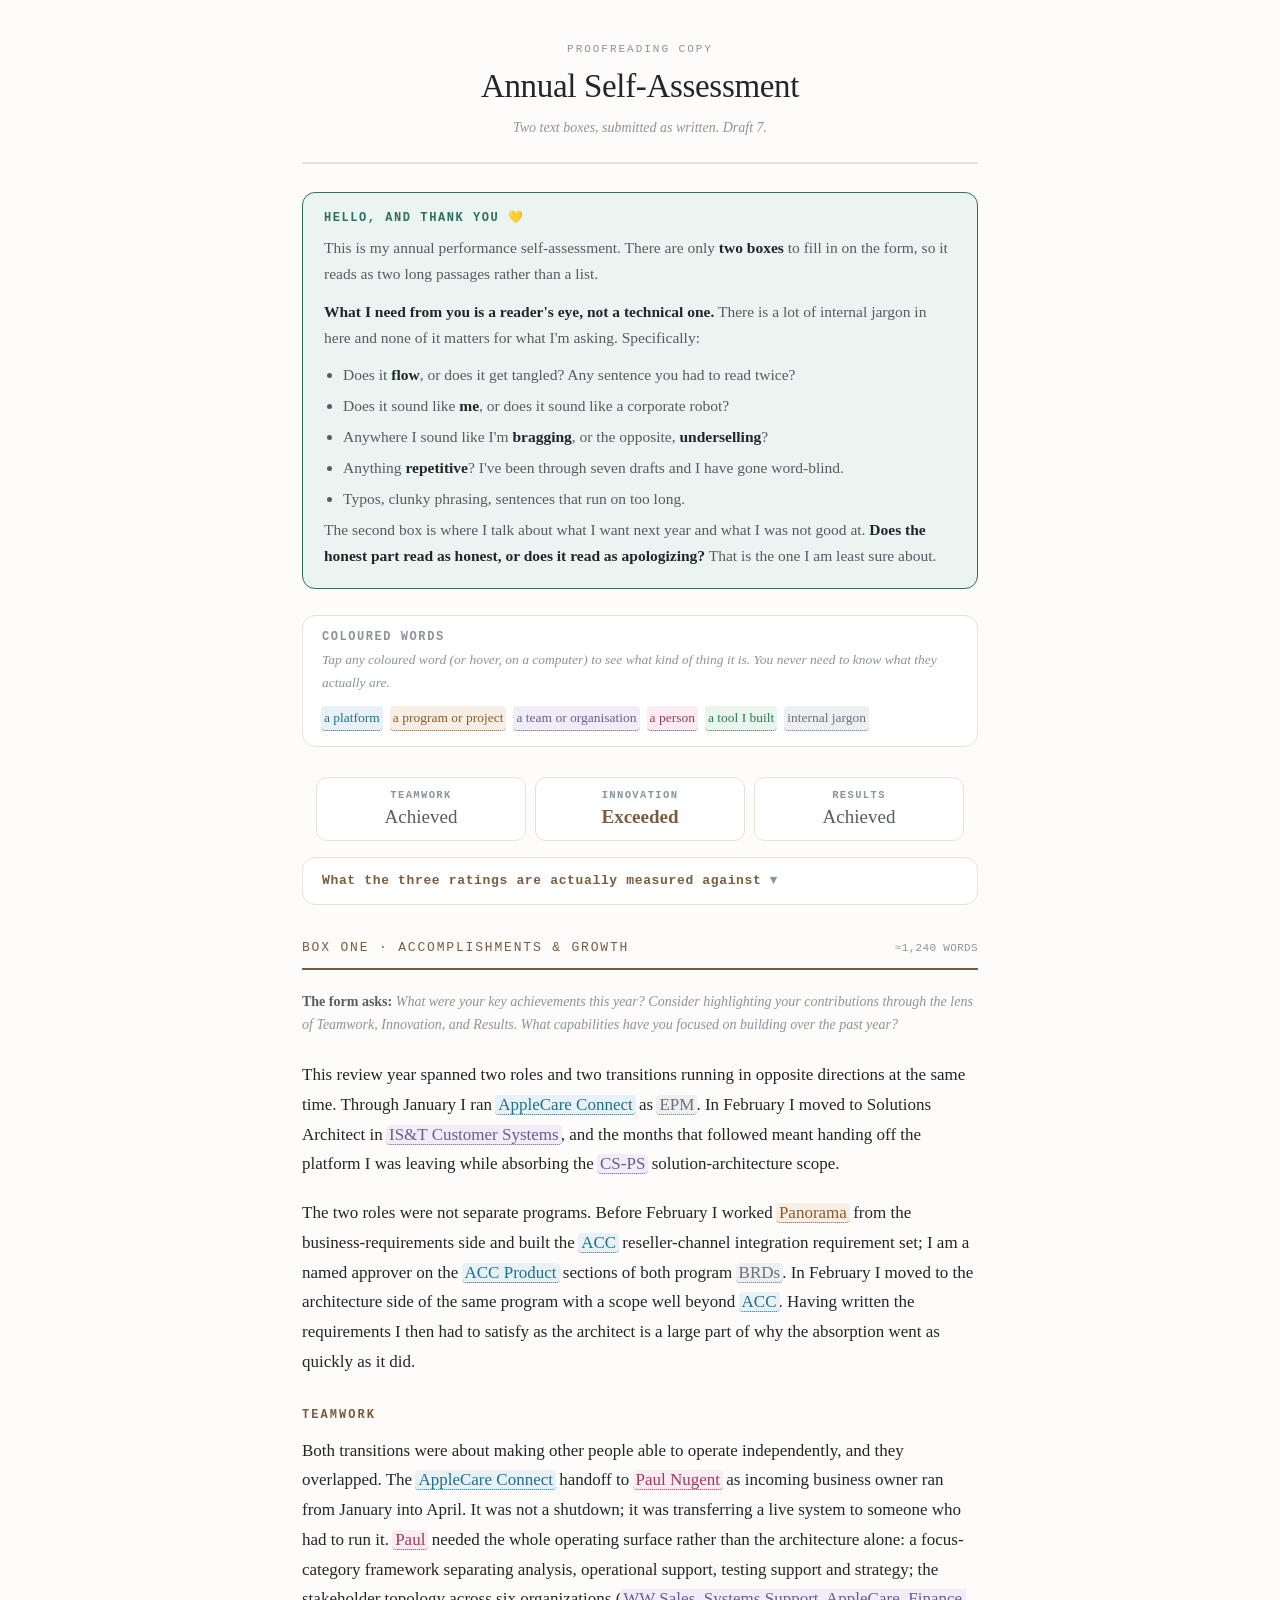
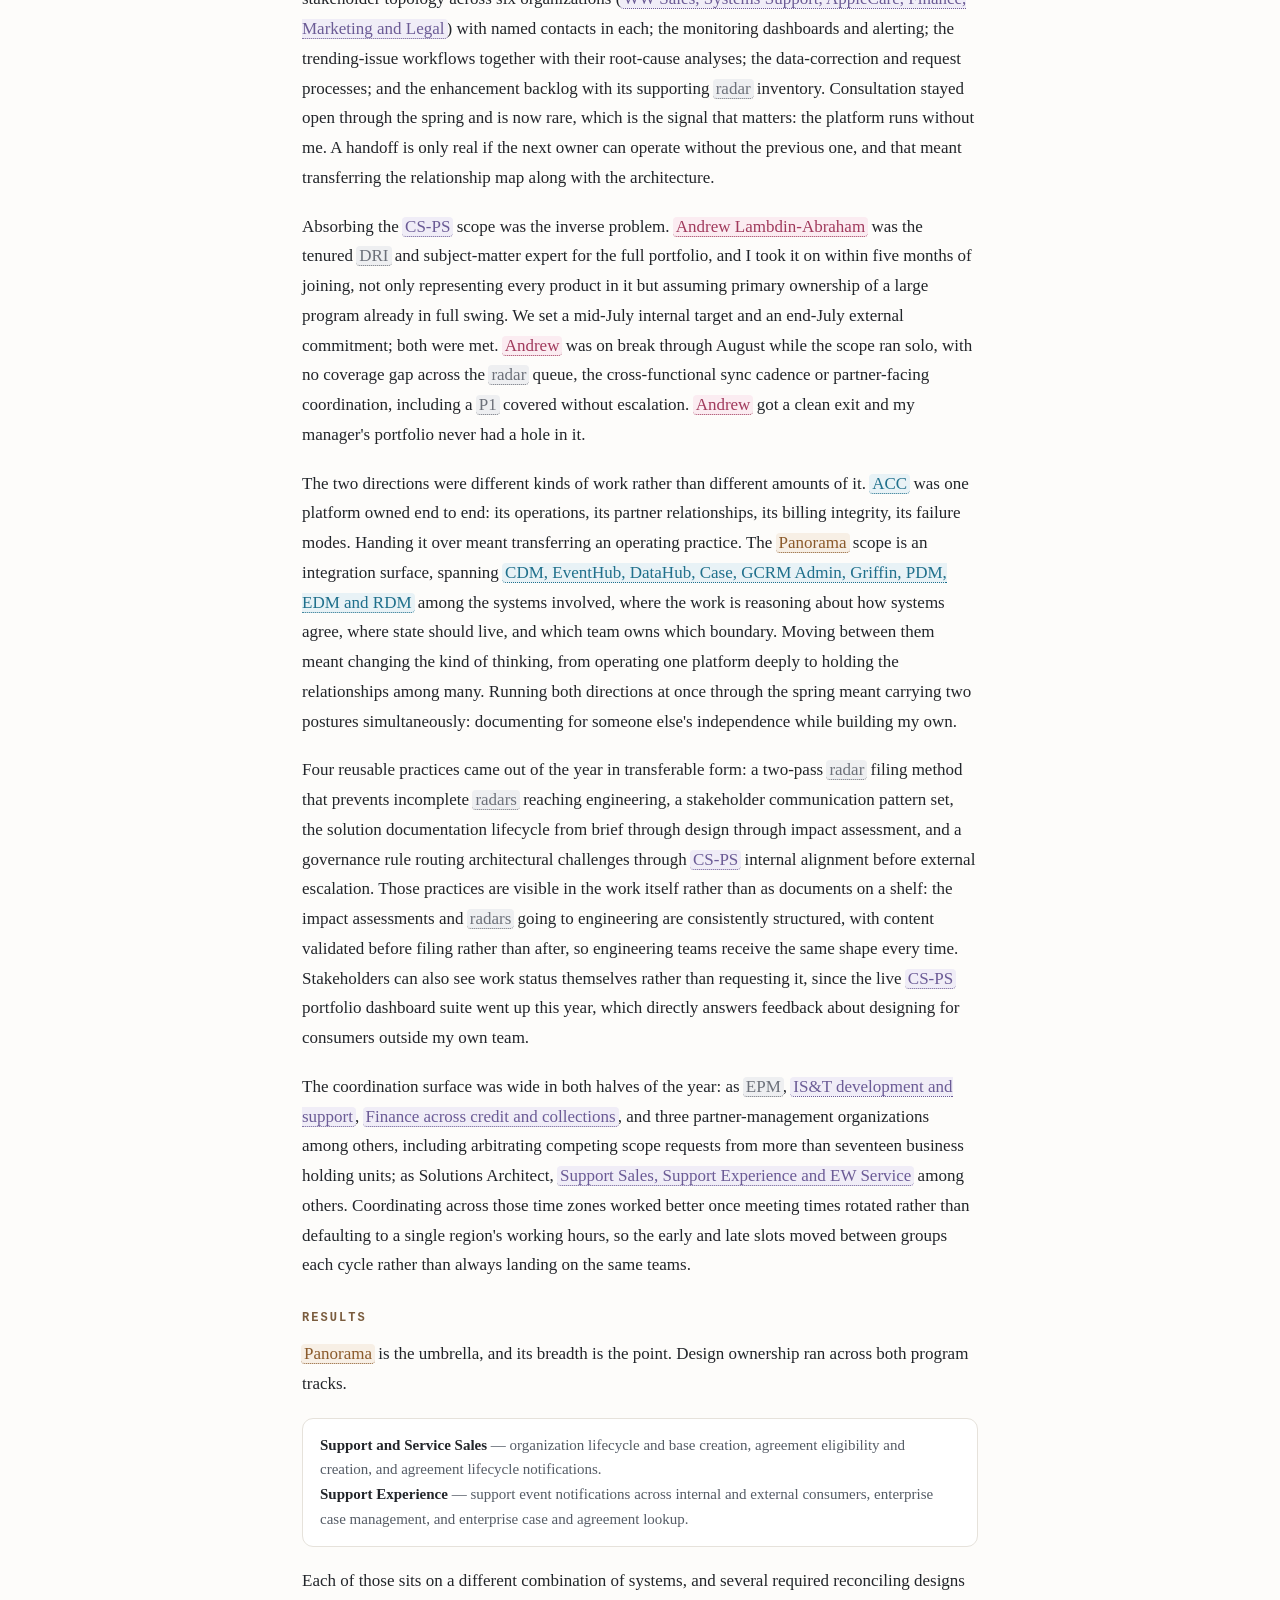
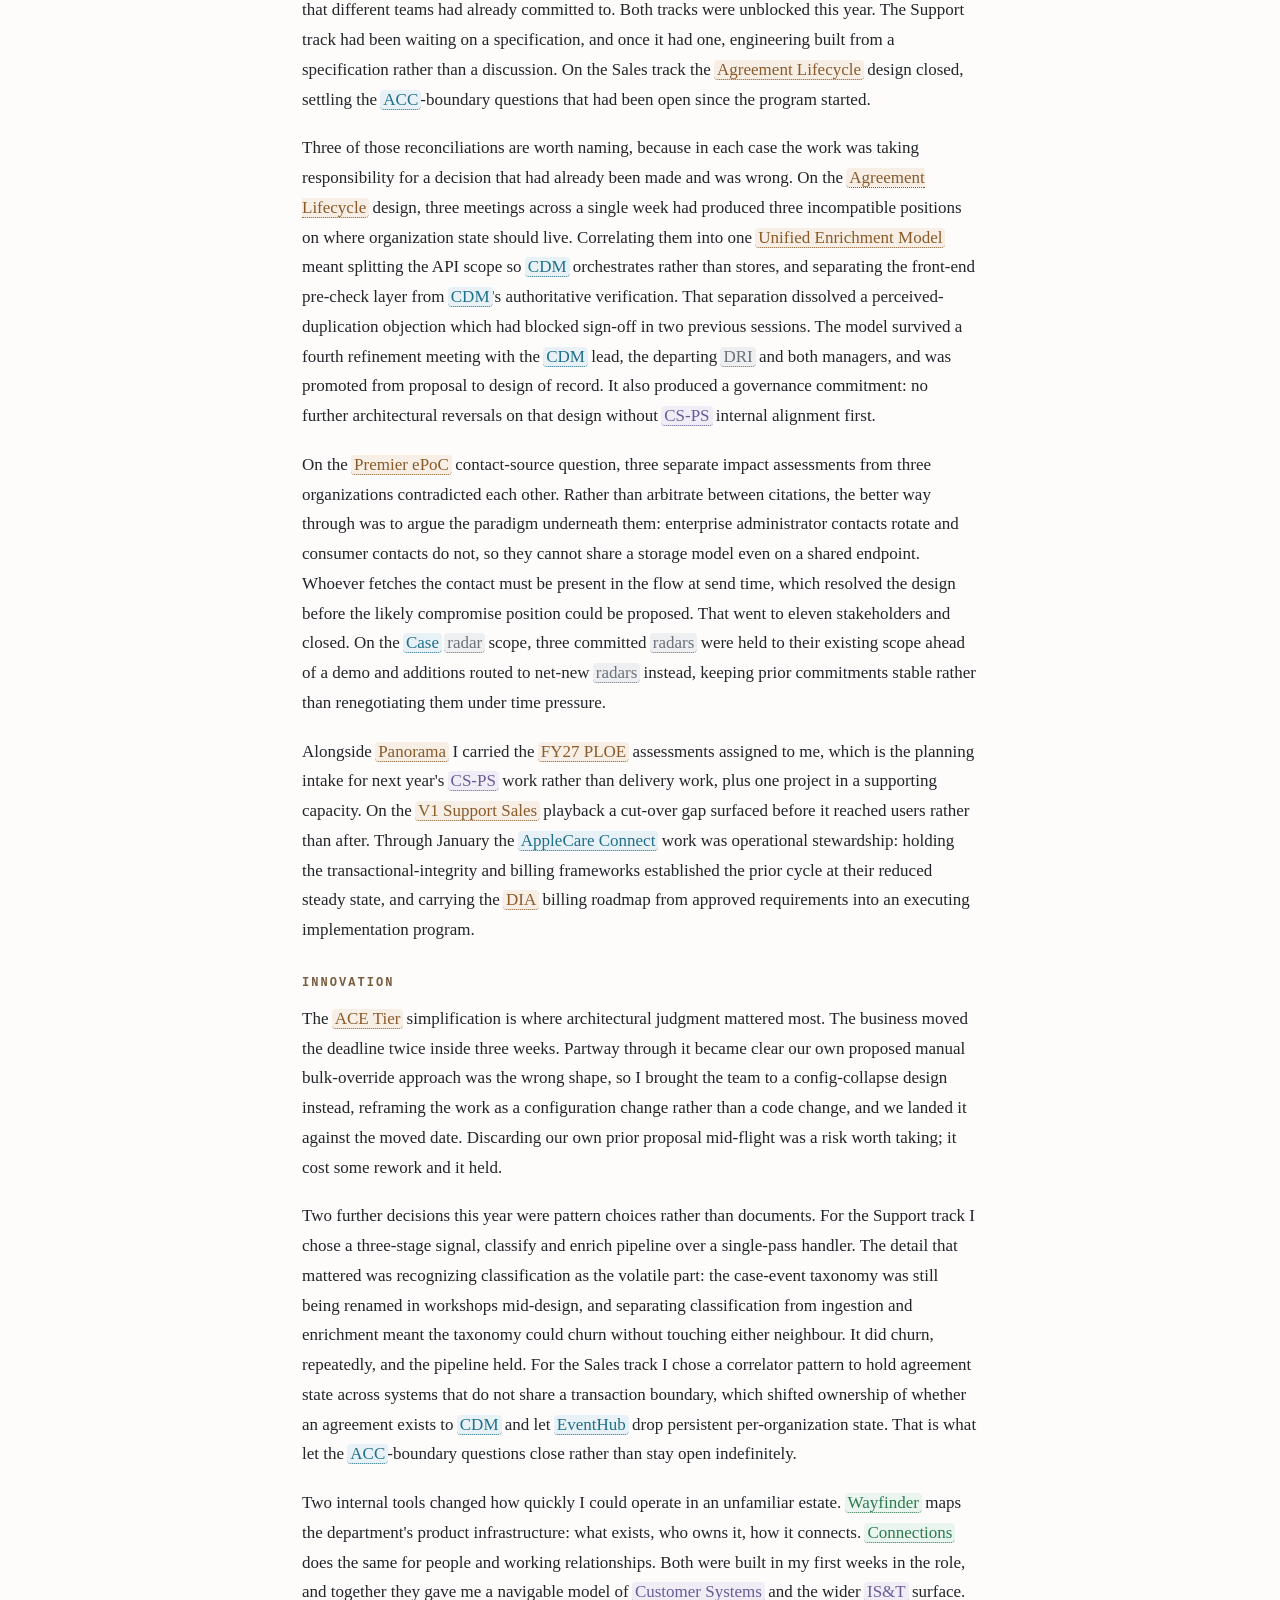
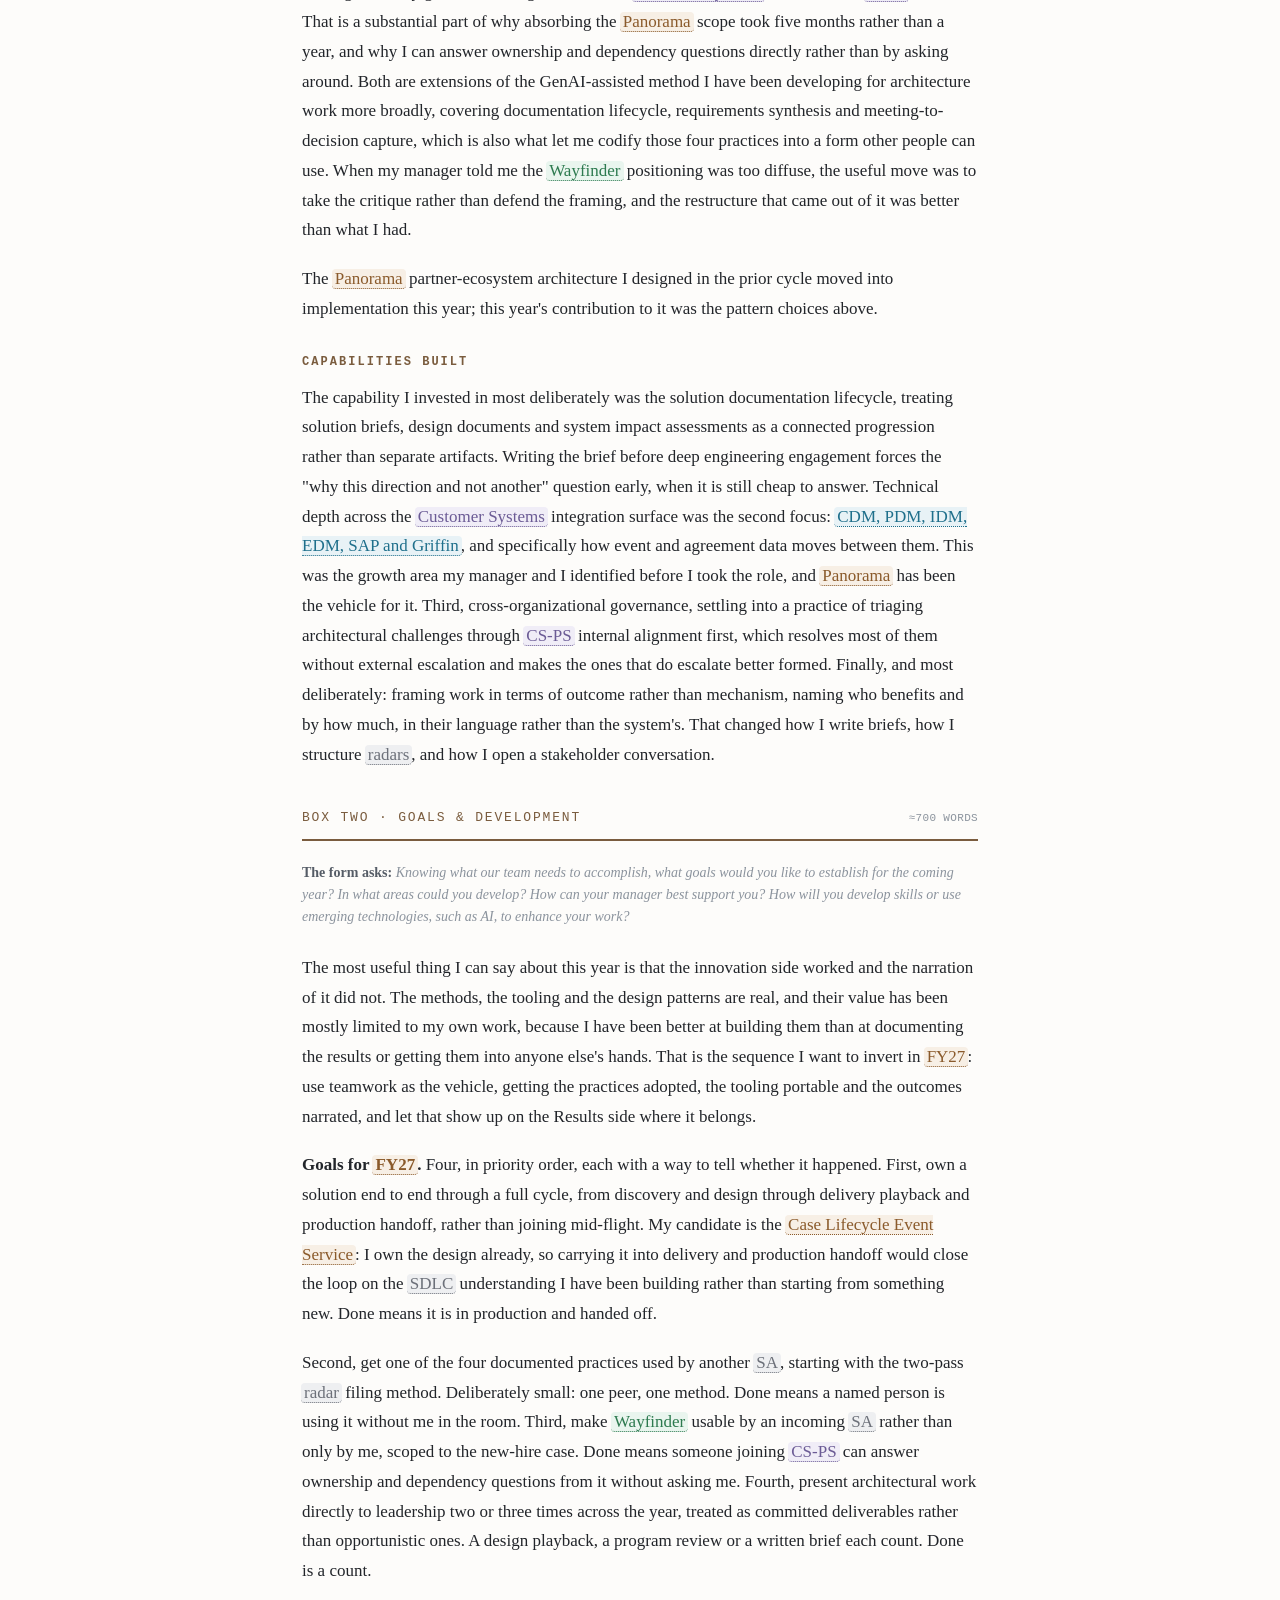
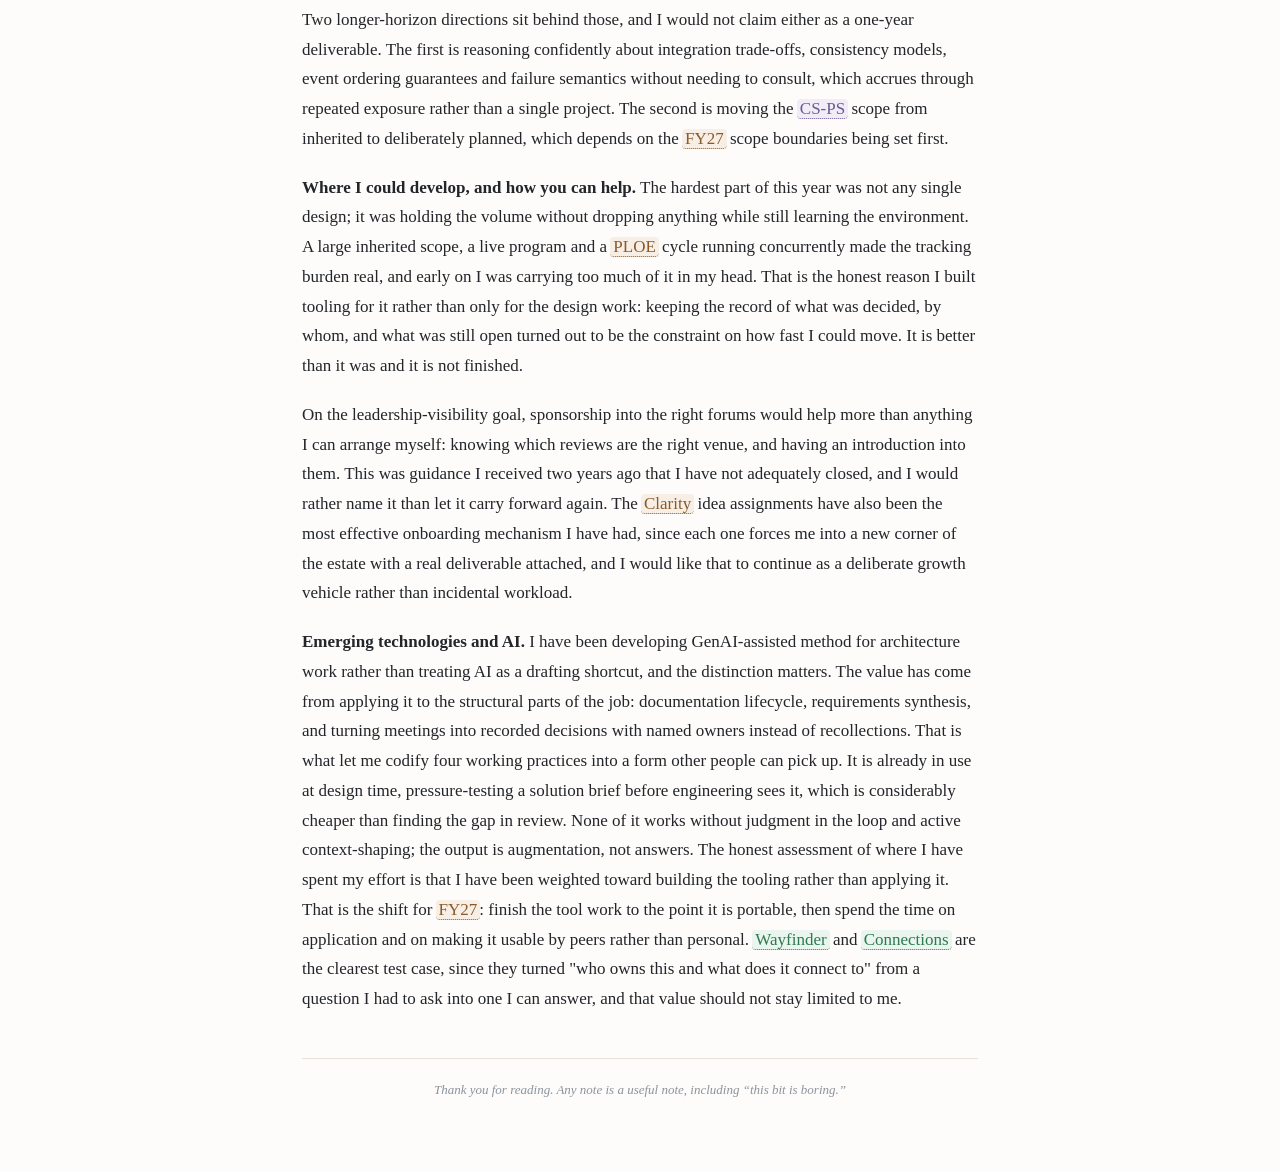
<file: static/reads/self_assessment_proofread.html>
<!DOCTYPE html>
<html lang="en"><head><meta charset="utf-8">
<meta name="viewport" content="width=device-width,initial-scale=1,viewport-fit=cover">
<meta name="color-scheme" content="light dark">
<title>Annual Self-Assessment · Proofreading Copy</title>
<style>
:root{
 --ink:#22252a;--ink2:#555c66;--ink3:#8b939d;
 --paper:#fdfcfa;--card:#fff;--line:#e6e2db;
 --ac:#7a5c3e;
 --note:#2f6f5e;--note-s:#eaf4f0;
 --plat:#1f6f8b;--plat-s:#e8f2f6;
 --prog:#8a5a2b;--prog-s:#f7efe5;
 --team:#6b5b95;--team-s:#f0edf7;
 --pers:#a03a5c;--pers-s:#fbecf1;
 --tool:#2d7a4f;--tool-s:#e9f5ee;
 --jrg:#6c7079;--jrg-s:#eeeff1;
}
@media (prefers-color-scheme:dark){:root{
 --ink:#eae7e1;--ink2:#a9b0b8;--ink3:#7b838c;
 --paper:#17181a;--card:#1f2125;--line:#31343a;
 --ac:#d3ac7d;
 --note:#7cc7ad;--note-s:#16281f;
 --plat:#6fc3dd;--plat-s:#12262e;
 --prog:#e0aa6e;--prog-s:#2b2015;
 --team:#b7a6e0;--team-s:#211c2e;
 --pers:#e88aa6;--pers-s:#2d1a21;
 --tool:#7ecb9b;--tool-s:#14241b;
 --jrg:#9aa1aa;--jrg-s:#24262a;
}}
*{margin:0;padding:0;box-sizing:border-box}
html{-webkit-text-size-adjust:100%}
body{background:var(--paper);color:var(--ink);
 font:17px/1.75 "Iowan Old Style","Palatino Linotype",Palatino,Georgia,serif;
 padding-bottom:70px;-webkit-font-smoothing:antialiased}
.wrap{max-width:720px;margin:0 auto;padding:0 22px}

header{padding:44px 0 22px;border-bottom:2px solid var(--line);margin-bottom:28px;text-align:center}
.eb{font:11px/1 ui-monospace,"SF Mono",monospace;letter-spacing:.18em;color:var(--ink3);
 text-transform:uppercase;margin-bottom:13px}
h1{font:400 33px/1.15 "Iowan Old Style",Georgia,serif;letter-spacing:-.01em}
.sub{margin-top:10px;color:var(--ink3);font-size:14px;font-style:italic}

.hello{margin:0 0 26px;padding:19px 21px;background:var(--note-s);border-radius:13px;
 border:1px solid var(--note);font-size:15.5px;line-height:1.68;color:var(--ink2)}
.hello .t{font:600 12px/1 ui-monospace,monospace;letter-spacing:.13em;text-transform:uppercase;
 color:var(--note);display:block;margin-bottom:11px}
.hello p{margin-bottom:11px}
.hello p:last-child{margin-bottom:0}
.hello b{color:var(--ink)}
.hello ul{margin:9px 0 0;padding-left:19px}
.hello li{margin:5px 0}

/* ── entity tags ───────────────────────────────────────── */
.legend{margin:0 0 30px;padding:15px 19px;background:var(--card);border-radius:13px;
 border:1px solid var(--line);font-size:14.5px;color:var(--ink2)}
.legend .t{font:600 12px/1 ui-monospace,monospace;letter-spacing:.13em;text-transform:uppercase;
 color:var(--ink3);display:block;margin-bottom:5px}
.legend .h{font-size:13.5px;font-style:italic;color:var(--ink3);margin-bottom:11px}
.lg{display:flex;flex-wrap:wrap;gap:7px 9px}
.lg span{font-size:13.5px}

.e{cursor:pointer;border-radius:4px;padding:0 3px;margin:0 -1px;
 text-decoration:none;border-bottom:1.5px dotted currentColor;
 -webkit-tap-highlight-color:transparent;position:relative}
.e-plat{color:var(--plat);background:var(--plat-s)}
.e-prog{color:var(--prog);background:var(--prog-s)}
.e-team{color:var(--team);background:var(--team-s)}
.e-pers{color:var(--pers);background:var(--pers-s)}
.e-tool{color:var(--tool);background:var(--tool-s)}
.e-jrg{color:var(--jrg);background:var(--jrg-s)}

/* tooltip — hover on pointer devices, tap-toggle everywhere */
.e::after{content:attr(data-k);position:absolute;left:50%;bottom:calc(100% + 7px);
 transform:translateX(-50%) translateY(4px);
 background:var(--ink);color:var(--paper);border-radius:7px;
 padding:5px 10px;white-space:nowrap;z-index:20;
 font:600 11.5px/1.35 ui-monospace,"SF Mono",monospace;letter-spacing:.03em;
 text-transform:uppercase;
 opacity:0;pointer-events:none;transition:opacity .13s ease,transform .13s ease;
 box-shadow:0 3px 12px rgba(0,0,0,.22)}
.e.on::after{opacity:1;transform:translateX(-50%) translateY(0)}
@media (hover:hover){.e:hover::after{opacity:1;transform:translateX(-50%) translateY(0)}}

.ratings{display:flex;gap:9px;justify-content:center;margin-bottom:16px;flex-wrap:wrap}
.rat{background:var(--card);border:1px solid var(--line);border-radius:11px;
 padding:12px 18px;text-align:center;flex:1 1 150px;max-width:210px}
.rat .c{font:600 10.5px/1 ui-monospace,monospace;letter-spacing:.13em;text-transform:uppercase;
 color:var(--ink3);margin-bottom:7px}
.rat .v{font:400 19px/1.1 "Iowan Old Style",Georgia,serif;color:var(--ink2)}
.rat.x .v{color:var(--ac);font-weight:600}

/* criteria disclosure */
details.crit{margin:0 0 34px;background:var(--card);border:1px solid var(--line);
 border-radius:13px;overflow:hidden}
details.crit summary{padding:14px 19px;cursor:pointer;font:600 13px/1.4 ui-monospace,monospace;
 letter-spacing:.05em;color:var(--ac);list-style:none;-webkit-tap-highlight-color:transparent}
details.crit summary::-webkit-details-marker{display:none}
details.crit summary::after{content:" ▾";color:var(--ink3)}
details.crit[open] summary::after{content:" ▴"}
.crit .in{padding:2px 19px 19px;font-size:14.5px;color:var(--ink2);line-height:1.62}
.crit .in > p{margin-bottom:13px}
.cg{border:1px solid var(--line);border-radius:10px;padding:12px 14px;margin-bottom:11px}
.cg .cn{font:600 11px/1 ui-monospace,monospace;letter-spacing:.13em;text-transform:uppercase;
 color:var(--ac);margin-bottom:9px}
.cg ul{margin:0;padding-left:18px}
.cg li{margin:4px 0;font-size:14px}
.cg li b{color:var(--ink)}
.cap{background:var(--note-s);border-left:3px solid var(--note);border-radius:0 8px 8px 0;
 padding:11px 14px;margin-top:4px;font-size:14px}

.field{margin-bottom:40px}
.field > h2{font:400 13px/1.4 ui-monospace,"SF Mono",monospace;letter-spacing:.14em;
 text-transform:uppercase;color:var(--ac);padding-bottom:11px;border-bottom:2px solid var(--ac);
 margin-bottom:8px;display:flex;justify-content:space-between;align-items:baseline;gap:11px}
.field > h2 .wc{font-size:11px;color:var(--ink3);letter-spacing:.03em;white-space:nowrap}
.prompt{font-size:14px;font-style:italic;color:var(--ink3);margin-bottom:24px;
 padding:13px 0 0;line-height:1.6}
.prompt strong{font-style:normal;font-weight:600;color:var(--ink2)}

.body p{margin-bottom:19px}
.body h3{font:600 12px/1 ui-monospace,monospace;letter-spacing:.17em;text-transform:uppercase;
 color:var(--ac);margin:32px 0 15px}
.body b{font-weight:600}
.tracks{background:var(--card);border:1px solid var(--line);border-radius:11px;
 padding:14px 17px;margin-bottom:19px;font-size:15px;line-height:1.65;color:var(--ink2)}
.tracks .tk{font-weight:600;color:var(--ink)}

.foot{margin-top:44px;padding-top:20px;border-top:1px solid var(--line);color:var(--ink3);
 font-size:13px;text-align:center;font-style:italic}

@media (max-width:620px){
 h1{font-size:27px}
 body{font-size:16.5px;line-height:1.72}
 .wrap{padding:0 18px}
 header{padding:34px 0 18px}
 .rat{flex:1 1 100%;max-width:none;padding:10px 16px;
  display:flex;justify-content:space-between;align-items:baseline;text-align:left}
 .rat .c{margin-bottom:0}
 .rat .v{font-size:17px}
 .ratings{gap:7px}
 /* tooltips: left-align to avoid clipping on narrow screens */
 .e::after{white-space:normal;min-width:120px;max-width:min(74vw,260px);
  left:0;transform:translateX(0) translateY(4px);text-align:left}
 .e.on::after{transform:translateX(0) translateY(0)}
}
</style></head><body>

<div class="wrap">
<header>
 <div class="eb">Proofreading copy</div>
 <h1>Annual Self-Assessment</h1>
 <div class="sub">Two text boxes, submitted as written. Draft 7.</div>
</header>

<div class="hello">
 <span class="t">Hello, and thank you 💛</span>
 <p>This is my annual performance self-assessment. There are only <b>two boxes</b> to fill in on
 the form, so it reads as two long passages rather than a list.</p>
 <p><b>What I need from you is a reader's eye, not a technical one.</b> There is a lot of internal
 jargon in here and none of it matters for what I'm asking. Specifically:</p>
 <ul>
  <li>Does it <b>flow</b>, or does it get tangled? Any sentence you had to read twice?</li>
  <li>Does it sound like <b>me</b>, or does it sound like a corporate robot?</li>
  <li>Anywhere I sound like I'm <b>bragging</b>, or the opposite, <b>underselling</b>?</li>
  <li>Anything <b>repetitive</b>? I've been through seven drafts and I have gone word-blind.</li>
  <li>Typos, clunky phrasing, sentences that run on too long.</li>
 </ul>
 <p>The second box is where I talk about what I want next year and what I was not good at.
 <b>Does the honest part read as honest, or does it read as apologizing?</b> That is the one I am
 least sure about.</p>
</div>

<div class="legend">
 <span class="t">Coloured words</span>
 <div class="h">Tap any coloured word (or hover, on a computer) to see what kind of thing it is.
 You never need to know what they actually <em>are</em>.</div>
 <div class="lg">
  <span class="e e-plat" data-k="Platform">a platform</span>
  <span class="e e-prog" data-k="Program / project">a program or project</span>
  <span class="e e-team" data-k="Team / org">a team or organisation</span>
  <span class="e e-pers" data-k="Person">a person</span>
  <span class="e e-tool" data-k="Tool I built">a tool I built</span>
  <span class="e e-jrg" data-k="Internal jargon">internal jargon</span>
 </div>
</div>

<div class="ratings">
 <div class="rat"><div class="c">Teamwork</div><div class="v">Achieved</div></div>
 <div class="rat x"><div class="c">Innovation</div><div class="v">Exceeded</div></div>
 <div class="rat"><div class="c">Results</div><div class="v">Achieved</div></div>
</div>

<details class="crit">
 <summary>What the three ratings are actually measured against</summary>
 <div class="in">
  <p>The form scores each of the three on <b>Expected More</b> / <b>Achieved Expectations</b> /
  <b>Exceeded Expectations</b>, and lists five things under each. This is what the writing is
  aiming at, in case it helps you judge whether it lands.</p>

  <div class="cg"><div class="cn">Teamwork · Achieved</div>
   <ul>
    <li>Cultivated relationships and worked collaboratively</li>
    <li>Communicated openly and effectively</li>
    <li><b>Positively influenced the performance of the team</b></li>
    <li>Provided leadership and inspiration to others</li>
    <li>Encouraged others to share their perspectives</li>
   </ul>
   <div class="cap">The <b>bolded</b> one is the only place I deliberately hold back. No colleague
   has picked up one of my methods yet, so I don't claim it — which is exactly why the second
   goal in Box Two exists.</div>
  </div>

  <div class="cg"><div class="cn">Innovation · Exceeded</div>
   <ul>
    <li>Approached problems with creativity, curiosity, and new ideas</li>
    <li>Applied expertise to find better ways to do things</li>
    <li>Focused on details that produce excellence</li>
    <li>Took smart, courageous risks</li>
    <li>Included perspectives of others in pursuit of the best approach or idea</li>
   </ul>
  </div>

  <div class="cg"><div class="cn">Results · Achieved</div>
   <ul>
    <li>Produced high-quality outcomes</li>
    <li>Accomplished goals and objectives on time</li>
    <li>Exercised good judgment and took responsibility for decisions</li>
    <li>Exemplified Apple's values and supported a culture of inclusion for all</li>
    <li>Enriched the customer experience</li>
   </ul>
  </div>

  <div class="cap"><b>One thing to know before you read.</b> I picked modest ratings on purpose and
  then wrote the evidence at full strength. The gap between the two is deliberate — it reads better
  to be under-claimed and well-evidenced than the reverse. So if a passage feels stronger than
  "Achieved" suggests, that's the design, not a mistake. <b>Please don't soften it.</b></div>
 </div>
</details>

<!-- ══════════ BOX ONE ══════════ -->
<div class="field">
 <h2>Box one · Accomplishments &amp; Growth <span class="wc">≈1,240 words</span></h2>
 <div class="prompt"><strong>The form asks:</strong> What were your key achievements this year?
 Consider highlighting your contributions through the lens of Teamwork, Innovation, and Results.
 What capabilities have you focused on building over the past year?</div>
 <div class="body">

 <p>This review year spanned two roles and two transitions running in opposite directions at the
 same time. Through January I ran <span class="e e-plat" data-k="Platform">AppleCare Connect</span>
 as <span class="e e-jrg" data-k="Role — program manager">EPM</span>. In February I moved to
 Solutions Architect in <span class="e e-team" data-k="Team / org">IS&amp;T Customer Systems</span>,
 and the months that followed meant handing off the platform I was leaving while absorbing the
 <span class="e e-team" data-k="Team / org">CS-PS</span> solution-architecture scope.</p>

 <p>The two roles were not separate programs. Before February I worked
 <span class="e e-prog" data-k="Program / project">Panorama</span> from the business-requirements
 side and built the <span class="e e-plat" data-k="Platform">ACC</span> reseller-channel integration
 requirement set; I am a named approver on the
 <span class="e e-plat" data-k="Platform">ACC Product</span> sections of both program
 <span class="e e-jrg" data-k="Document type — requirements doc">BRDs</span>. In February I moved
 to the architecture side of the same program with a scope well beyond
 <span class="e e-plat" data-k="Platform">ACC</span>. Having written the requirements I then had to
 satisfy as the architect is a large part of why the absorption went as quickly as it did.</p>

 <h3>Teamwork</h3>

 <p>Both transitions were about making other people able to operate independently, and they
 overlapped. The <span class="e e-plat" data-k="Platform">AppleCare Connect</span> handoff to
 <span class="e e-pers" data-k="Person">Paul Nugent</span> as incoming business owner ran from
 January into April. It was not a shutdown; it was transferring a live system to someone who had to
 run it. <span class="e e-pers" data-k="Person">Paul</span> needed the whole operating surface
 rather than the architecture alone: a focus-category framework separating analysis, operational
 support, testing support and strategy; the stakeholder topology across six organizations
 (<span class="e e-team" data-k="Teams / orgs">WW Sales, Systems Support, AppleCare, Finance,
 Marketing and Legal</span>) with named contacts in each; the monitoring dashboards and alerting;
 the trending-issue workflows together with their root-cause analyses; the data-correction and
 request processes; and the enhancement backlog with its supporting
 <span class="e e-jrg" data-k="Ticket system">radar</span> inventory. Consultation stayed open
 through the spring and is now rare, which is the signal that matters: the platform runs without
 me. A handoff is only real if the next owner can operate without the previous one, and that meant
 transferring the relationship map along with the architecture.</p>

 <p>Absorbing the <span class="e e-team" data-k="Team / org">CS-PS</span> scope was the inverse
 problem. <span class="e e-pers" data-k="Person">Andrew Lambdin-Abraham</span> was the tenured
 <span class="e e-jrg" data-k="Role — directly responsible individual">DRI</span> and
 subject-matter expert for the full portfolio, and I took it on within five months of joining, not
 only representing every product in it but assuming primary ownership of a large program already in
 full swing. We set a mid-July internal target and an end-July external commitment; both were met.
 <span class="e e-pers" data-k="Person">Andrew</span> was on break through August while the scope
 ran solo, with no coverage gap across the
 <span class="e e-jrg" data-k="Ticket system">radar</span> queue, the cross-functional sync cadence
 or partner-facing coordination, including a
 <span class="e e-jrg" data-k="Severity — highest-urgency issue">P1</span> covered without
 escalation. <span class="e e-pers" data-k="Person">Andrew</span> got a clean exit and my manager's
 portfolio never had a hole in it.</p>

 <p>The two directions were different kinds of work rather than different amounts of it.
 <span class="e e-plat" data-k="Platform">ACC</span> was one platform owned end to end: its
 operations, its partner relationships, its billing integrity, its failure modes. Handing it over
 meant transferring an operating practice. The
 <span class="e e-prog" data-k="Program / project">Panorama</span> scope is an integration surface,
 spanning <span class="e e-plat" data-k="Platforms / systems">CDM, EventHub, DataHub, Case, GCRM
 Admin, Griffin, PDM, EDM and RDM</span> among the systems involved, where the work is reasoning
 about how systems agree, where state should live, and which team owns which boundary. Moving
 between them meant changing the kind of thinking, from operating one platform deeply to holding
 the relationships among many. Running both directions at once through the spring meant carrying
 two postures simultaneously: documenting for someone else's independence while building my own.</p>

 <p>Four reusable practices came out of the year in transferable form: a two-pass
 <span class="e e-jrg" data-k="Ticket system">radar</span> filing method that prevents incomplete
 <span class="e e-jrg" data-k="Ticket system">radars</span> reaching engineering, a stakeholder
 communication pattern set, the solution documentation lifecycle from brief through design through
 impact assessment, and a governance rule routing architectural challenges through
 <span class="e e-team" data-k="Team / org">CS-PS</span> internal alignment before external
 escalation. Those practices are visible in the work itself rather than as documents on a shelf:
 the impact assessments and <span class="e e-jrg" data-k="Ticket system">radars</span> going to
 engineering are consistently structured, with content validated before filing rather than after,
 so engineering teams receive the same shape every time. Stakeholders can also see work status
 themselves rather than requesting it, since the live
 <span class="e e-team" data-k="Team / org">CS-PS</span> portfolio dashboard suite went up this
 year, which directly answers feedback about designing for consumers outside my own team.</p>

 <p>The coordination surface was wide in both halves of the year: as
 <span class="e e-jrg" data-k="Role — program manager">EPM</span>,
 <span class="e e-team" data-k="Teams / orgs">IS&amp;T development and support</span>,
 <span class="e e-team" data-k="Teams / orgs">Finance across credit and collections</span>, and
 three partner-management organizations among others, including arbitrating competing scope
 requests from more than seventeen business holding units; as Solutions Architect,
 <span class="e e-team" data-k="Teams / orgs">Support Sales, Support Experience and EW
 Service</span> among others. Coordinating across those time zones worked better once meeting times
 rotated rather than defaulting to a single region's working hours, so the early and late slots
 moved between groups each cycle rather than always landing on the same teams.</p>

 <h3>Results</h3>

 <p><span class="e e-prog" data-k="Program / project">Panorama</span> is the umbrella, and its
 breadth is the point. Design ownership ran across both program tracks.</p>

 <div class="tracks">
  <span class="tk">Support and Service Sales</span> — organization lifecycle and base creation,
  agreement eligibility and creation, and agreement lifecycle notifications.<br>
  <span class="tk">Support Experience</span> — support event notifications across internal and
  external consumers, enterprise case management, and enterprise case and agreement lookup.
 </div>

 <p>Each of those sits on a different combination of systems, and several required reconciling
 designs that different teams had already committed to. Both tracks were unblocked this year. The
 Support track had been waiting on a specification, and once it had one, engineering built from a
 specification rather than a discussion. On the Sales track the
 <span class="e e-prog" data-k="Design deliverable">Agreement Lifecycle</span> design closed,
 settling the <span class="e e-plat" data-k="Platform">ACC</span>-boundary questions that had been
 open since the program started.</p>

 <p>Three of those reconciliations are worth naming, because in each case the work was taking
 responsibility for a decision that had already been made and was wrong. On the
 <span class="e e-prog" data-k="Design deliverable">Agreement Lifecycle</span> design, three
 meetings across a single week had produced three incompatible positions on where organization
 state should live. Correlating them into one
 <span class="e e-prog" data-k="Design deliverable">Unified Enrichment Model</span> meant splitting
 the API scope so <span class="e e-plat" data-k="Platform">CDM</span> orchestrates rather than
 stores, and separating the front-end pre-check layer from
 <span class="e e-plat" data-k="Platform">CDM</span>'s authoritative verification. That separation
 dissolved a perceived-duplication objection which had blocked sign-off in two previous sessions.
 The model survived a fourth refinement meeting with the
 <span class="e e-plat" data-k="Platform">CDM</span> lead, the departing
 <span class="e e-jrg" data-k="Role — directly responsible individual">DRI</span> and both
 managers, and was promoted from proposal to design of record. It also produced a governance
 commitment: no further architectural reversals on that design without
 <span class="e e-team" data-k="Team / org">CS-PS</span> internal alignment first.</p>

 <p>On the <span class="e e-prog" data-k="Program / project">Premier ePoC</span> contact-source
 question, three separate impact assessments from three organizations contradicted each other.
 Rather than arbitrate between citations, the better way through was to argue the paradigm
 underneath them: enterprise administrator contacts rotate and consumer contacts do not, so they
 cannot share a storage model even on a shared endpoint. Whoever fetches the contact must be
 present in the flow at send time, which resolved the design before the likely compromise position
 could be proposed. That went to eleven stakeholders and closed. On the
 <span class="e e-plat" data-k="Platform">Case</span>
 <span class="e e-jrg" data-k="Ticket system">radar</span> scope, three committed
 <span class="e e-jrg" data-k="Ticket system">radars</span> were held to their existing scope ahead
 of a demo and additions routed to net-new
 <span class="e e-jrg" data-k="Ticket system">radars</span> instead, keeping prior commitments
 stable rather than renegotiating them under time pressure.</p>

 <p>Alongside <span class="e e-prog" data-k="Program / project">Panorama</span> I carried the
 <span class="e e-prog" data-k="Planning process — next-year intake">FY27 PLOE</span> assessments
 assigned to me, which is the planning intake for next year's
 <span class="e e-team" data-k="Team / org">CS-PS</span> work rather than delivery work, plus one
 project in a supporting capacity. On the
 <span class="e e-prog" data-k="Program / project">V1 Support Sales</span> playback a cut-over gap
 surfaced before it reached users rather than after. Through January the
 <span class="e e-plat" data-k="Platform">AppleCare Connect</span> work was operational stewardship:
 holding the transactional-integrity and billing frameworks established the prior cycle at their
 reduced steady state, and carrying the <span class="e e-prog" data-k="Program / project">DIA</span>
 billing roadmap from approved requirements into an executing implementation program.</p>

 <h3>Innovation</h3>

 <p>The <span class="e e-prog" data-k="Program / project">ACE Tier</span> simplification is where
 architectural judgment mattered most. The business moved the deadline twice inside three weeks.
 Partway through it became clear our own proposed manual bulk-override approach was the wrong shape,
 so I brought the team to a config-collapse design instead, reframing the work as a configuration
 change rather than a code change, and we landed it against the moved date. Discarding our own prior
 proposal mid-flight was a risk worth taking; it cost some rework and it held.</p>

 <p>Two further decisions this year were pattern choices rather than documents. For the Support
 track I chose a three-stage signal, classify and enrich pipeline over a single-pass handler. The
 detail that mattered was recognizing classification as the volatile part: the case-event taxonomy
 was still being renamed in workshops mid-design, and separating classification from ingestion and
 enrichment meant the taxonomy could churn without touching either neighbour. It did churn,
 repeatedly, and the pipeline held. For the Sales track I chose a correlator pattern to hold
 agreement state across systems that do not share a transaction boundary, which shifted ownership
 of whether an agreement exists to <span class="e e-plat" data-k="Platform">CDM</span> and let
 <span class="e e-plat" data-k="Platform">EventHub</span> drop persistent per-organization state.
 That is what let the <span class="e e-plat" data-k="Platform">ACC</span>-boundary questions close
 rather than stay open indefinitely.</p>

 <p>Two internal tools changed how quickly I could operate in an unfamiliar estate.
 <span class="e e-tool" data-k="Tool I built">Wayfinder</span> maps the department's product
 infrastructure: what exists, who owns it, how it connects.
 <span class="e e-tool" data-k="Tool I built">Connections</span> does the same for people and
 working relationships. Both were built in my first weeks in the role, and together they gave me a
 navigable model of <span class="e e-team" data-k="Team / org">Customer Systems</span> and the wider
 <span class="e e-team" data-k="Team / org">IS&amp;T</span> surface. That is a substantial part of
 why absorbing the <span class="e e-prog" data-k="Program / project">Panorama</span> scope took five
 months rather than a year, and why I can answer ownership and dependency questions directly rather
 than by asking around. Both are extensions of the GenAI-assisted method I have been developing for
 architecture work more broadly, covering documentation lifecycle, requirements synthesis and
 meeting-to-decision capture, which is also what let me codify those four practices into a form
 other people can use. When my manager told me the
 <span class="e e-tool" data-k="Tool I built">Wayfinder</span> positioning was too diffuse, the
 useful move was to take the critique rather than defend the framing, and the restructure that came
 out of it was better than what I had.</p>

 <p>The <span class="e e-prog" data-k="Program / project">Panorama</span> partner-ecosystem
 architecture I designed in the prior cycle moved into implementation this year; this year's
 contribution to it was the pattern choices above.</p>

 <h3>Capabilities built</h3>

 <p>The capability I invested in most deliberately was the solution documentation lifecycle,
 treating solution briefs, design documents and system impact assessments as a connected
 progression rather than separate artifacts. Writing the brief before deep engineering engagement
 forces the "why this direction and not another" question early, when it is still cheap to answer.
 Technical depth across the <span class="e e-team" data-k="Team / org">Customer Systems</span>
 integration surface was the second focus:
 <span class="e e-plat" data-k="Platforms / systems">CDM, PDM, IDM, EDM, SAP and Griffin</span>, and
 specifically how event and agreement data moves between them. This was the growth area my manager
 and I identified before I took the role, and
 <span class="e e-prog" data-k="Program / project">Panorama</span> has been the vehicle for it.
 Third, cross-organizational governance, settling into a practice of triaging architectural
 challenges through <span class="e e-team" data-k="Team / org">CS-PS</span> internal alignment
 first, which resolves most of them without external escalation and makes the ones that do escalate
 better formed. Finally, and most deliberately: framing work in terms of outcome rather than
 mechanism, naming who benefits and by how much, in their language rather than the system's. That
 changed how I write briefs, how I structure
 <span class="e e-jrg" data-k="Ticket system">radars</span>, and how I open a stakeholder
 conversation.</p>

 </div>
</div>

<!-- ══════════ BOX TWO ══════════ -->
<div class="field">
 <h2>Box two · Goals &amp; Development <span class="wc">≈700 words</span></h2>
 <div class="prompt"><strong>The form asks:</strong> Knowing what our team needs to accomplish, what
 goals would you like to establish for the coming year? In what areas could you develop? How can
 your manager best support you? How will you develop skills or use emerging technologies, such as
 AI, to enhance your work?</div>
 <div class="body">

 <p>The most useful thing I can say about this year is that the innovation side worked and the
 narration of it did not. The methods, the tooling and the design patterns are real, and their value
 has been mostly limited to my own work, because I have been better at building them than at
 documenting the results or getting them into anyone else's hands. That is the sequence I want to
 invert in <span class="e e-prog" data-k="Fiscal year — next year">FY27</span>: use teamwork as the
 vehicle, getting the practices adopted, the tooling portable and the outcomes narrated, and let
 that show up on the Results side where it belongs.</p>

 <p><b>Goals for <span class="e e-prog" data-k="Fiscal year — next year">FY27</span>.</b> Four, in
 priority order, each with a way to tell whether it happened. First, own a solution end to end
 through a full cycle, from discovery and design through delivery playback and production handoff,
 rather than joining mid-flight. My candidate is the
 <span class="e e-prog" data-k="Program / project">Case Lifecycle Event Service</span>: I own the
 design already, so carrying it into delivery and production handoff would close the loop on the
 <span class="e e-jrg" data-k="Software development lifecycle">SDLC</span> understanding I have
 been building rather than starting from something new. Done means it is in production and handed
 off.</p>

 <p>Second, get one of the four documented practices used by another
 <span class="e e-jrg" data-k="Role — solutions architect">SA</span>, starting with the two-pass
 <span class="e e-jrg" data-k="Ticket system">radar</span> filing method. Deliberately small: one
 peer, one method. Done means a named person is using it without me in the room. Third, make
 <span class="e e-tool" data-k="Tool I built">Wayfinder</span> usable by an incoming
 <span class="e e-jrg" data-k="Role — solutions architect">SA</span> rather than only by me, scoped
 to the new-hire case. Done means someone joining
 <span class="e e-team" data-k="Team / org">CS-PS</span> can answer ownership and dependency
 questions from it without asking me. Fourth, present architectural work directly to leadership two
 or three times across the year, treated as committed deliverables rather than opportunistic ones. A
 design playback, a program review or a written brief each count. Done is a count.</p>

 <p>Two longer-horizon directions sit behind those, and I would not claim either as a one-year
 deliverable. The first is reasoning confidently about integration trade-offs, consistency models,
 event ordering guarantees and failure semantics without needing to consult, which accrues through
 repeated exposure rather than a single project. The second is moving the
 <span class="e e-team" data-k="Team / org">CS-PS</span> scope from inherited to deliberately
 planned, which depends on the <span class="e e-prog" data-k="Fiscal year — next year">FY27</span>
 scope boundaries being set first.</p>

 <p><b>Where I could develop, and how you can help.</b> The hardest part of this year was not any
 single design; it was holding the volume without dropping anything while still learning the
 environment. A large inherited scope, a live program and a
 <span class="e e-prog" data-k="Planning process — next-year intake">PLOE</span> cycle running
 concurrently made the tracking burden real, and early on I was carrying too much of it in my head.
 That is the honest reason I built tooling for it rather than only for the design work: keeping the
 record of what was decided, by whom, and what was still open turned out to be the constraint on
 how fast I could move. It is better than it was and it is not finished.</p>

 <p>On the leadership-visibility goal, sponsorship into the right forums would help more than
 anything I can arrange myself: knowing which reviews are the right venue, and having an
 introduction into them. This was guidance I received two years ago that I have not adequately
 closed, and I would rather name it than let it carry forward again. The
 <span class="e e-prog" data-k="Planning system">Clarity</span> idea assignments have also been the
 most effective onboarding mechanism I have had, since each one forces me into a new corner of the
 estate with a real deliverable attached, and I would like that to continue as a deliberate growth
 vehicle rather than incidental workload.</p>

 <p><b>Emerging technologies and AI.</b> I have been developing GenAI-assisted method for
 architecture work rather than treating AI as a drafting shortcut, and the distinction matters. The
 value has come from applying it to the structural parts of the job: documentation lifecycle,
 requirements synthesis, and turning meetings into recorded decisions with named owners instead of
 recollections. That is what let me codify four working practices into a form other people can pick
 up. It is already in use at design time, pressure-testing a solution brief before engineering sees
 it, which is considerably cheaper than finding the gap in review. None of it works without
 judgment in the loop and active context-shaping; the output is augmentation, not answers. The
 honest assessment of where I have spent my effort is that I have been weighted toward building the
 tooling rather than applying it. That is the shift for
 <span class="e e-prog" data-k="Fiscal year — next year">FY27</span>: finish the tool work to the
 point it is portable, then spend the time on application and on making it usable by peers rather
 than personal. <span class="e e-tool" data-k="Tool I built">Wayfinder</span> and
 <span class="e e-tool" data-k="Tool I built">Connections</span> are the clearest test case, since
 they turned "who owns this and what does it connect to" from a question I had to ask into one I can
 answer, and that value should not stay limited to me.</p>

 </div>
</div>

<div class="foot">Thank you for reading. Any note is a useful note, including “this bit is boring.”</div>

</div>

<script>
document.addEventListener('click',function(ev){
 var t=ev.target.closest('.e');
 document.querySelectorAll('.e.on').forEach(function(n){if(n!==t)n.classList.remove('on')});
 if(t){t.classList.toggle('on');ev.preventDefault()}
},false);
</script>
</body></html>
</file>
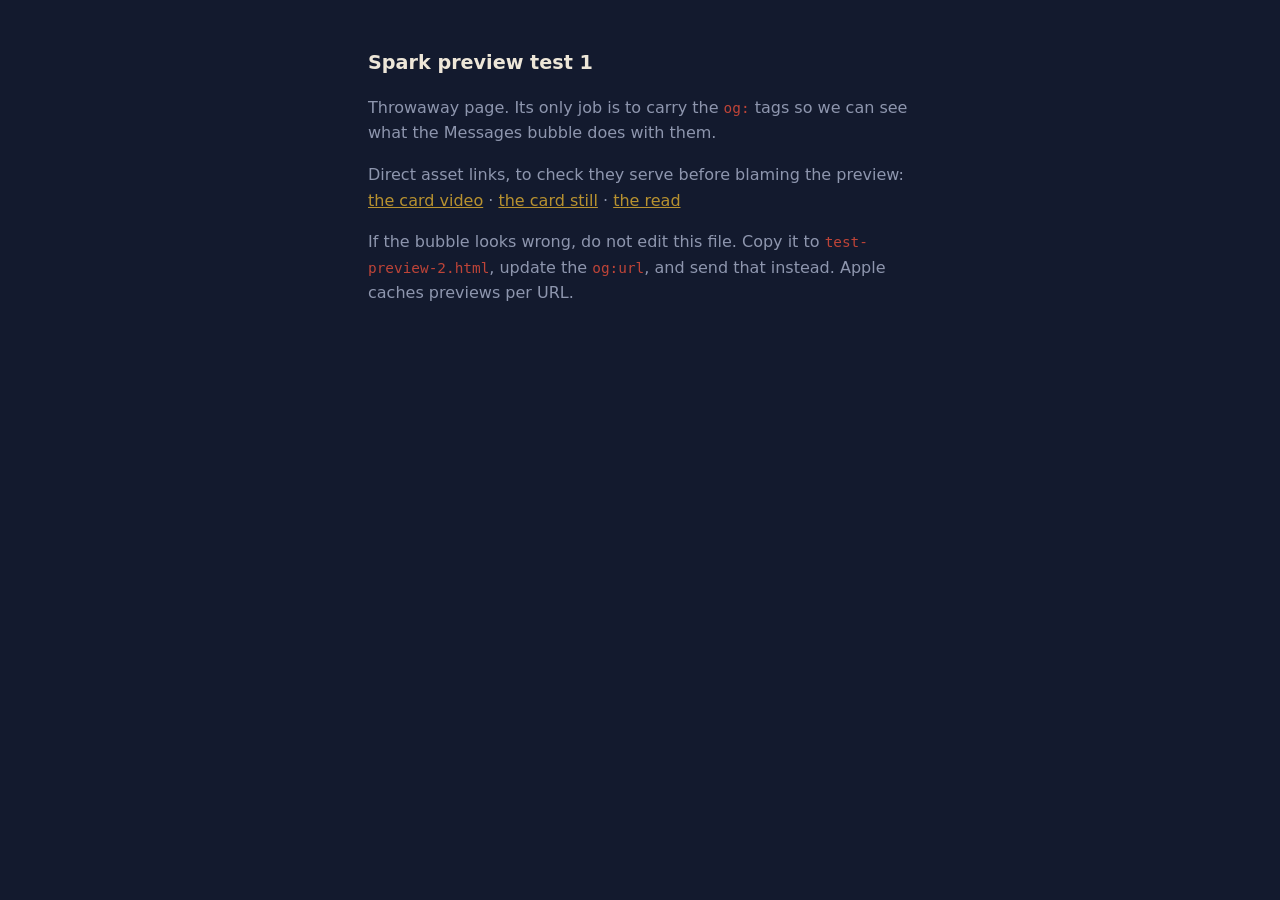
<file: weaves-spark-prototype/static/test-preview-1.html>
<!DOCTYPE html>
<html lang="en">
<head>
<meta charset="utf-8">
<title>Spark preview test 1</title>

<meta property="og:site_name" content="Weaves">
<meta property="og:type" content="article">
<meta property="og:title" content="Executive privilege for private citizens">
<meta property="og:description" content="The rule protecting a president's confidential advice was built around who works for the government. A new legal opinion says the job description was never the point. If it isn't, what is the boundary made of?">
<meta property="og:url" content="https://modernproteus.github.io/weaves/weaves-spark-prototype/test-preview-1.html">

<meta property="og:image" content="https://modernproteus.github.io/weaves/weaves-spark-prototype/cards/olc-private-advisers-privilege.png">
<meta property="og:image:width" content="1200">
<meta property="og:image:height" content="630">
<meta property="og:image:alt" content="Concentric map of proximity to the President, with three rings marking where different authorities have drawn the executive privilege line.">

<meta property="og:video" content="https://modernproteus.github.io/weaves/weaves-spark-prototype/cards/olc-private-advisers-privilege.mp4">
<meta property="og:video:secure_url" content="https://modernproteus.github.io/weaves/weaves-spark-prototype/cards/olc-private-advisers-privilege.mp4">
<meta property="og:video:type" content="video/mp4">
<meta property="og:video:width" content="1200">
<meta property="og:video:height" content="630">

<style>
  body { background:#131A2E; color:#EDE6D8; font:16px/1.6 -apple-system,system-ui,sans-serif;
         margin:0; padding:3rem 1.5rem; }
  main { max-width:34rem; margin:0 auto; }
  h1 { font-size:1.2rem; font-weight:600; margin:0 0 1rem; }
  p { color:#8E96AE; margin:0 0 1rem; }
  a { color:#B89230; }
  code { color:#BE4438; font-size:0.9em; }
</style>
</head>
<body>
<main>
  <h1>Spark preview test 1</h1>
  <p>Throwaway page. Its only job is to carry the <code>og:</code> tags so we can
     see what the Messages bubble does with them.</p>
  <p>Direct asset links, to check they serve before blaming the preview:<br>
     <a href="cards/olc-private-advisers-privilege.mp4">the card video</a> &middot;
     <a href="cards/olc-private-advisers-privilege.png">the card still</a> &middot;
     <a href="reads/olc-private-advisers-privilege.html">the read</a></p>
  <p>If the bubble looks wrong, do not edit this file. Copy it to
     <code>test-preview-2.html</code>, update the <code>og:url</code>, and send that
     instead. Apple caches previews per URL.</p>
</main>
</body>
</html>
</file>
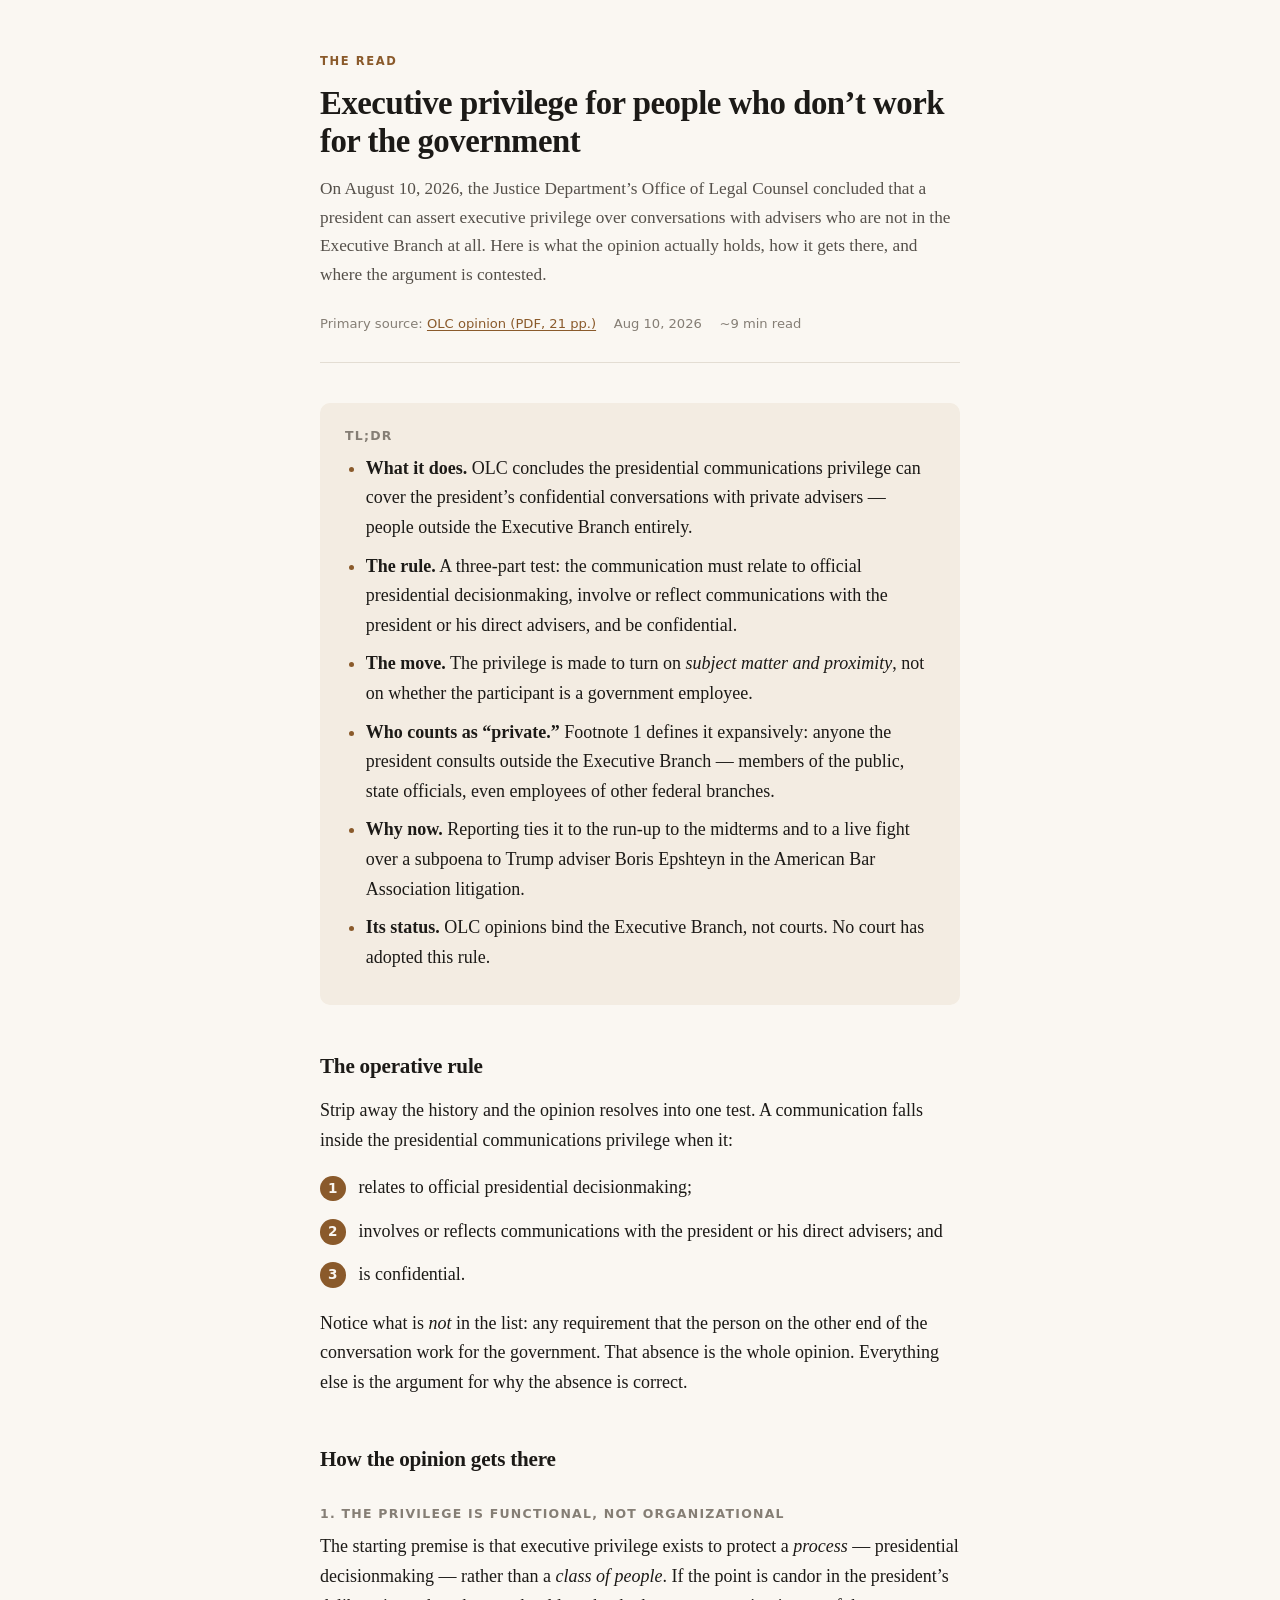
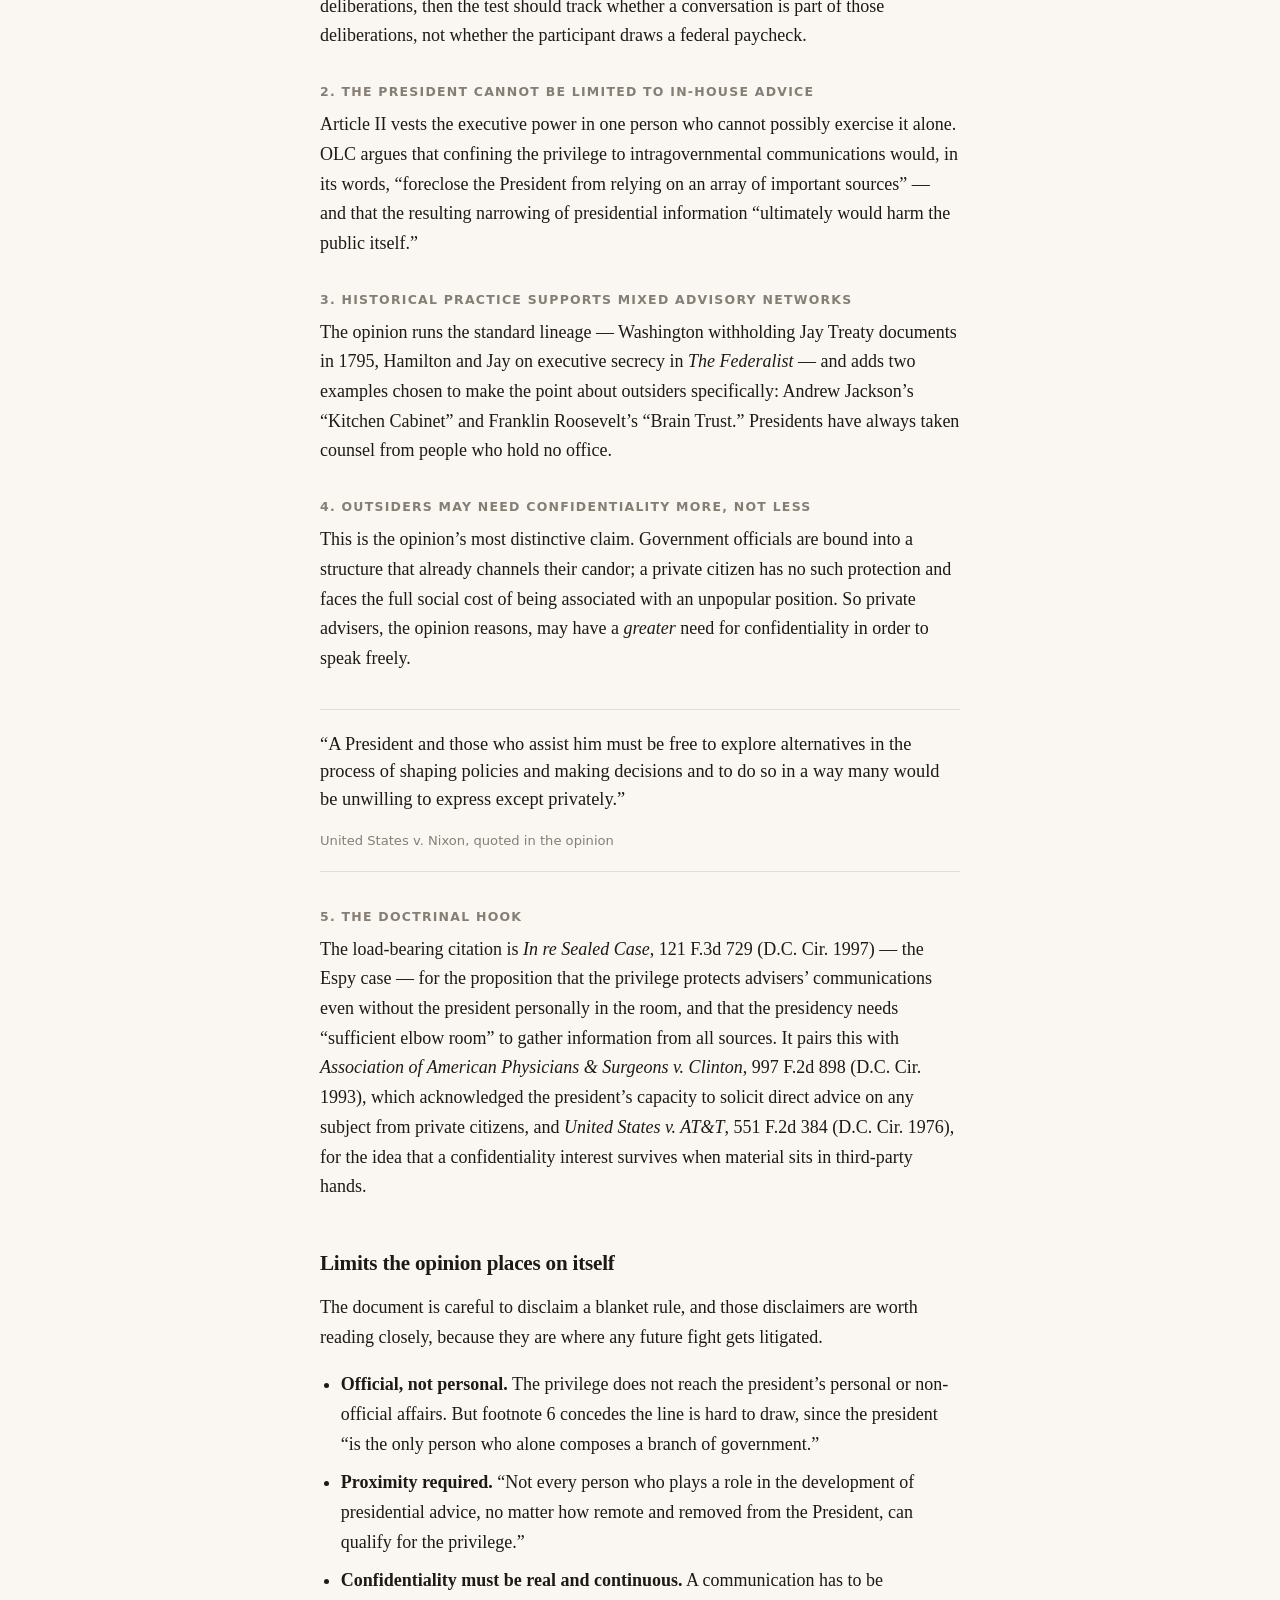
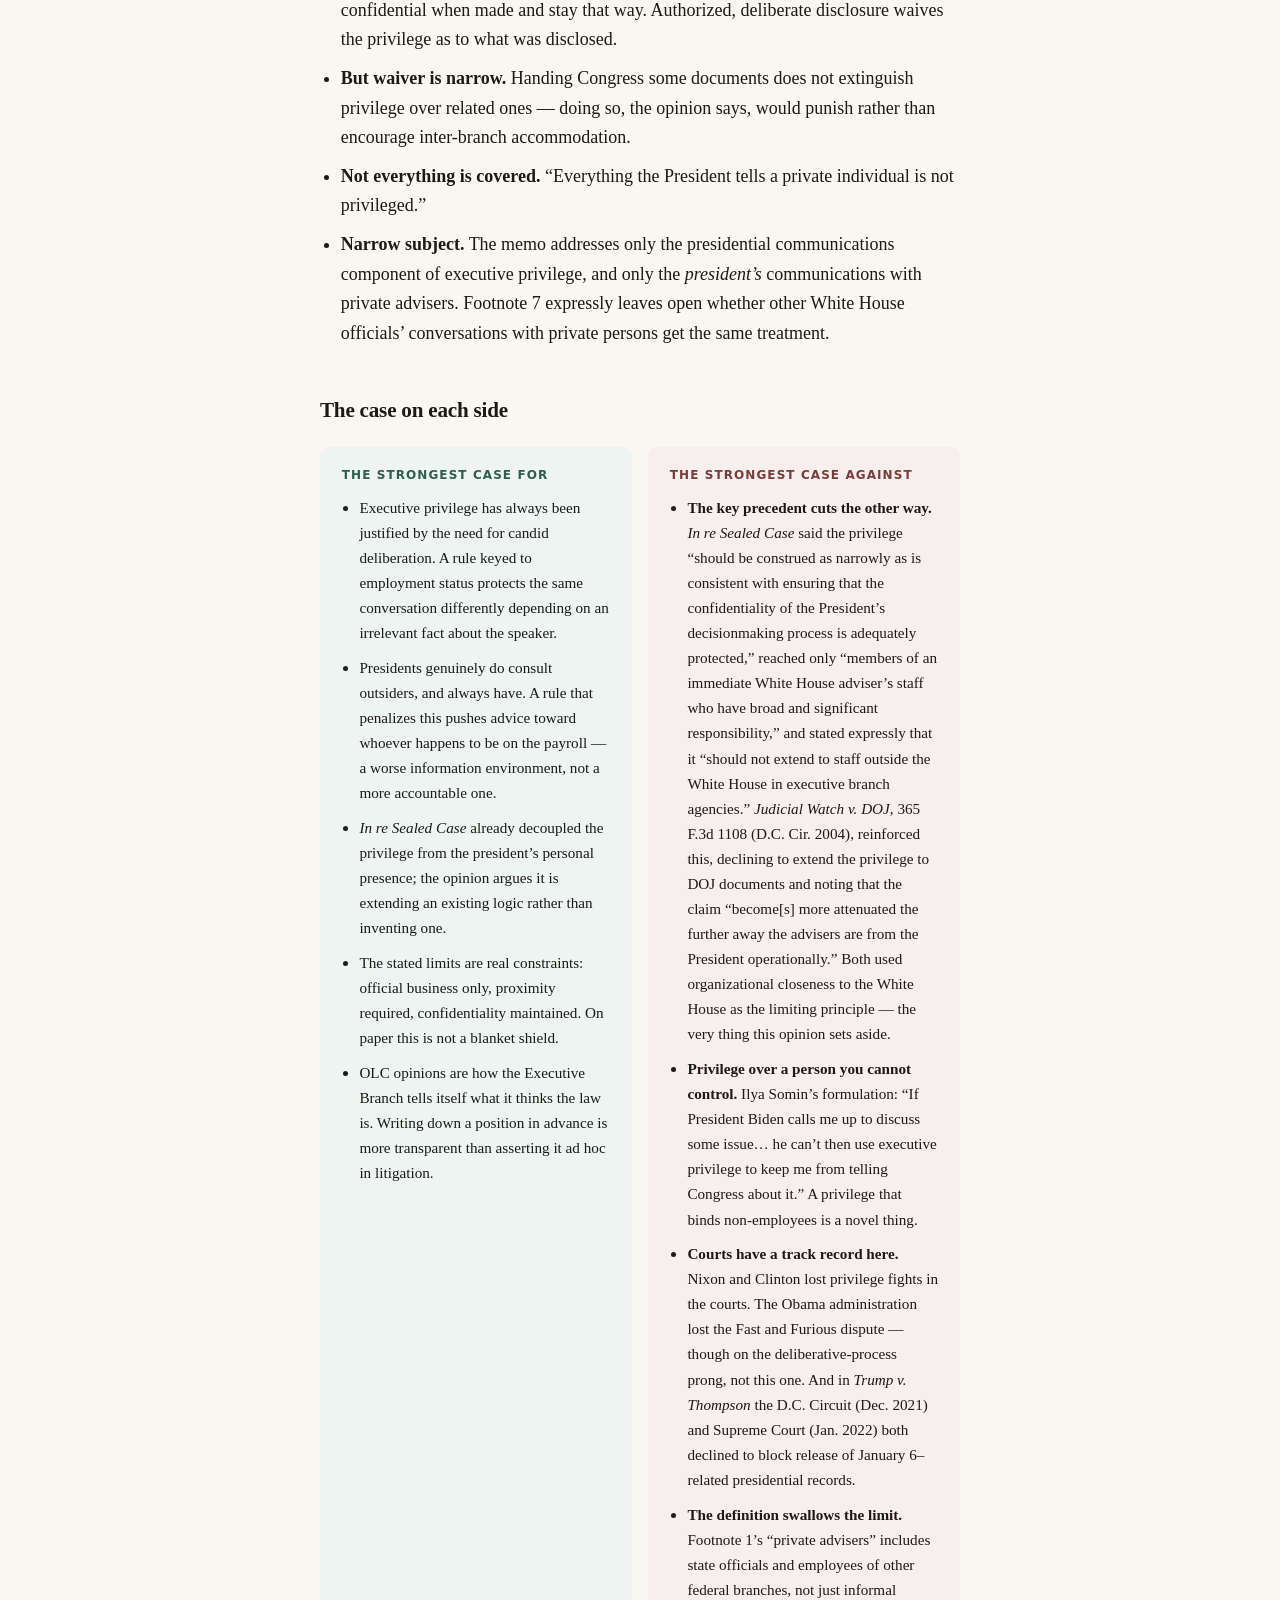
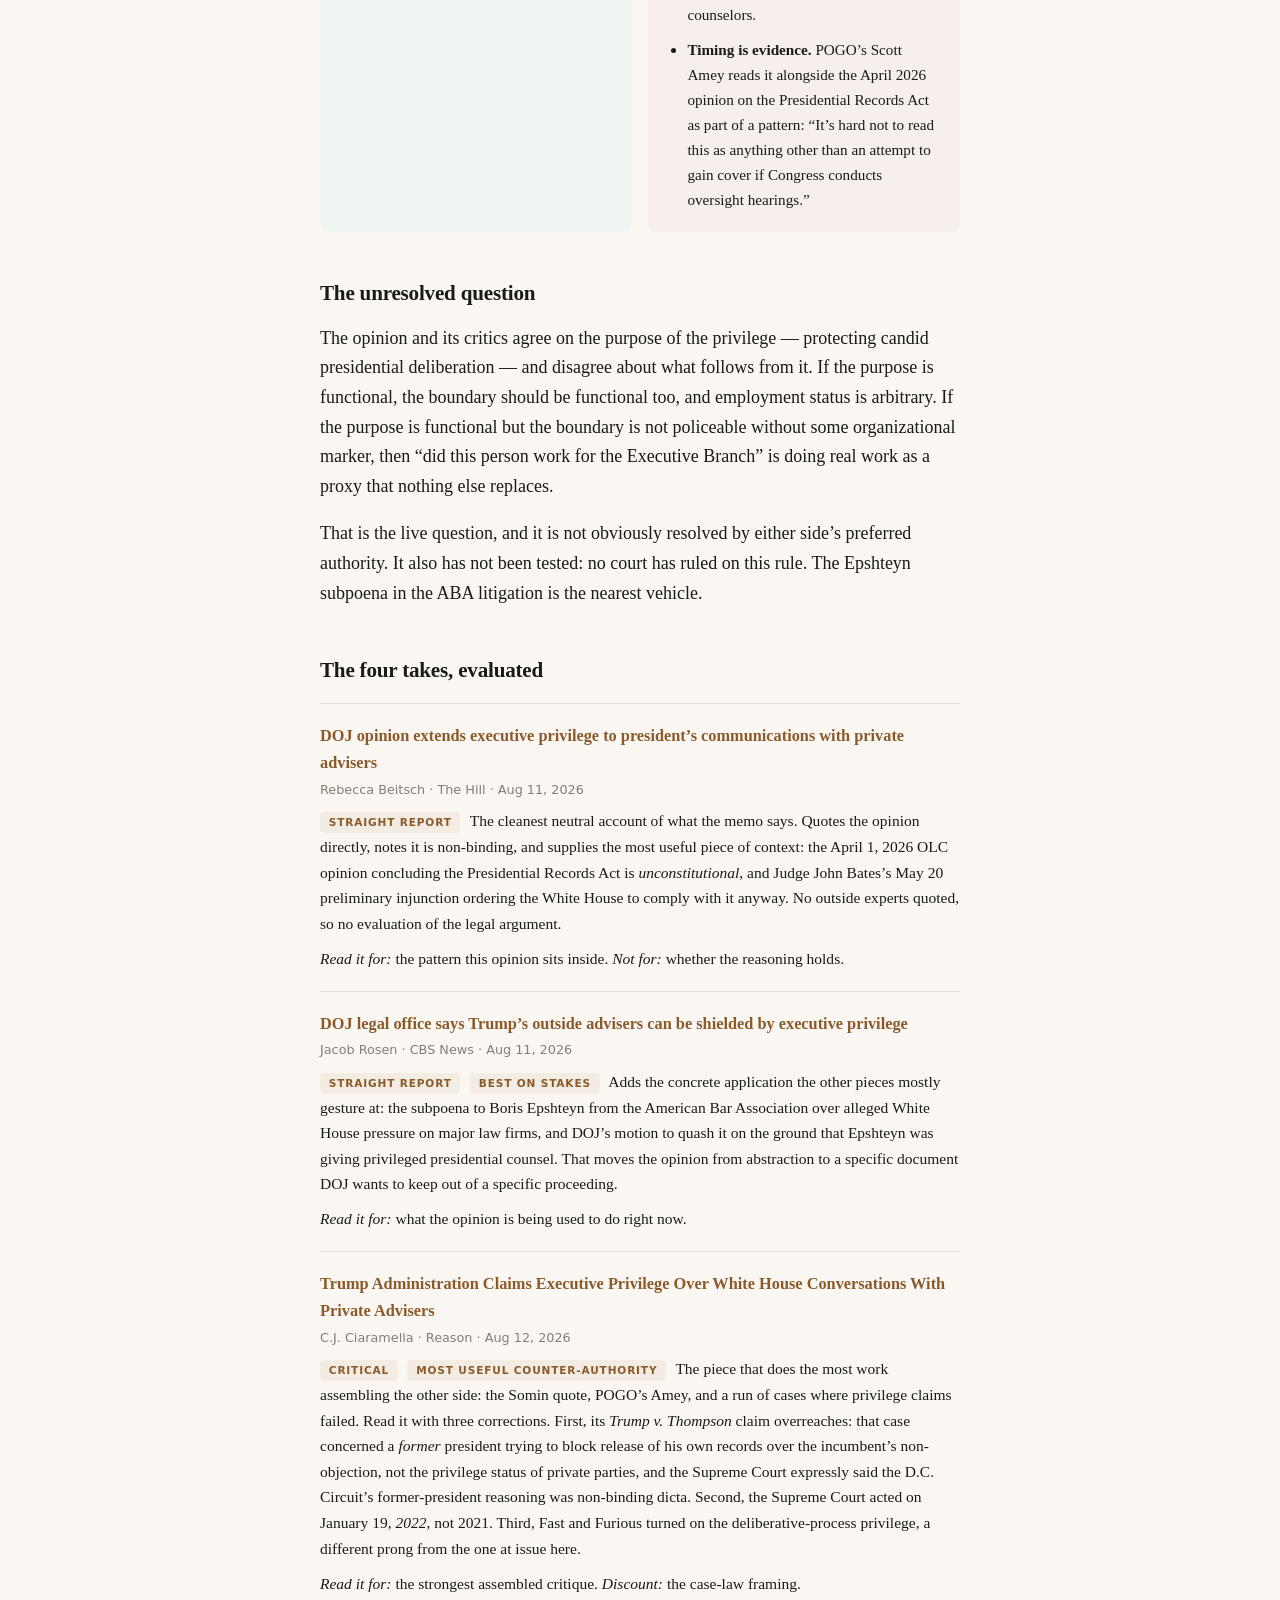
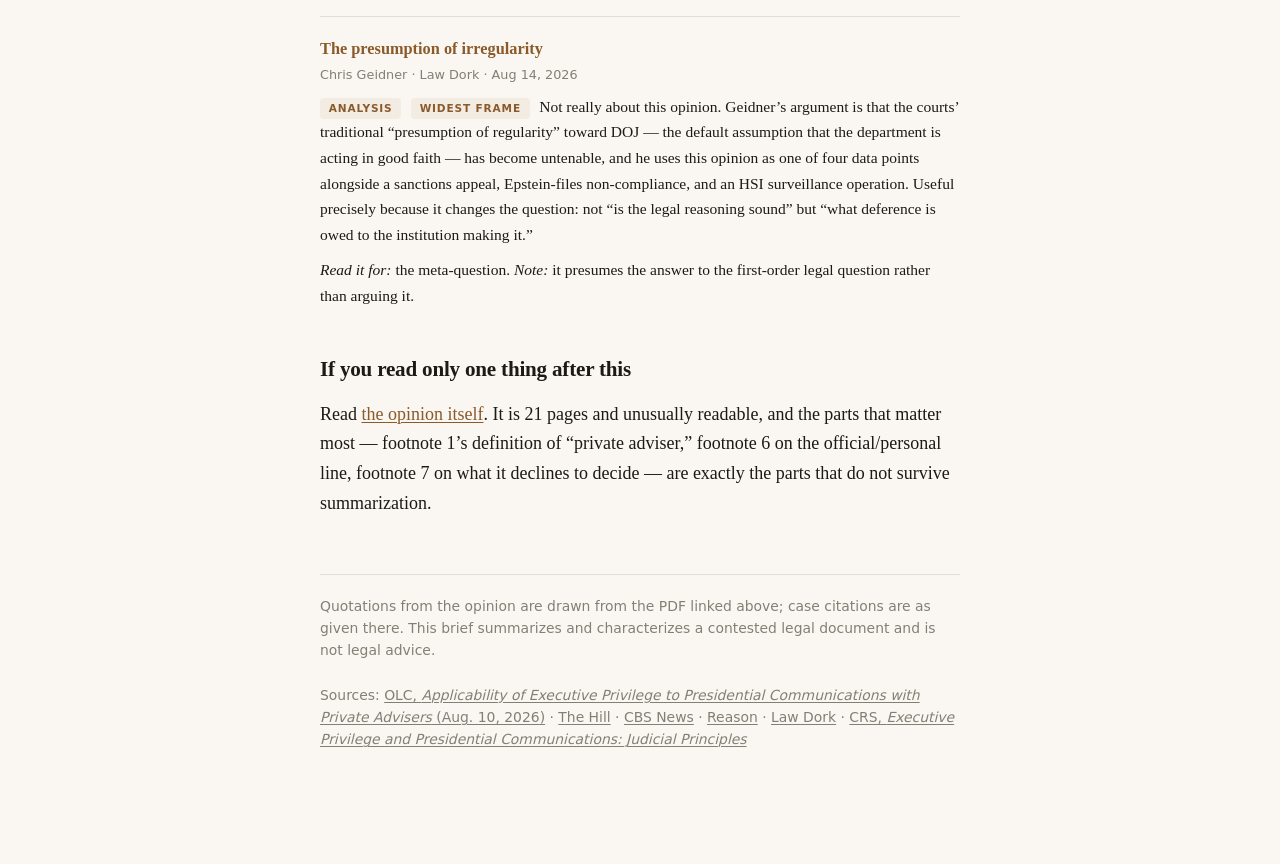
<file: weaves-spark-prototype/static/reads/olc-private-advisers-privilege.html>
<!DOCTYPE html>
<html lang="en">
<head>
<meta charset="utf-8">
<meta name="viewport" content="width=device-width, initial-scale=1">
<title>Executive privilege for people who don't work for the government</title>
<meta name="description" content="A short brief on the August 10, 2026 OLC opinion extending the presidential communications privilege to private advisers — what it holds, how it gets there, and the strongest case on each side.">
<meta property="og:title" content="Executive privilege for people who don't work for the government">
<meta property="og:description" content="The OLC's August 2026 opinion on presidential communications with private advisers: the three-part test, the reasoning, the limits it claims, and the case on each side.">
<meta property="og:type" content="article">
<style>
  :root {
    --bg: #faf7f2;
    --panel: #ffffff;
    --ink: #1c1a17;
    --ink-soft: #55504a;
    --ink-faint: #857e75;
    --rule: #e3ddd3;
    --accent: #8a5a2b;
    --accent-soft: #f3ece2;
    --for: #2f5d50;
    --for-bg: #eef4f1;
    --against: #7a3b3b;
    --against-bg: #f7eeee;
  }
  @media (prefers-color-scheme: dark) {
    :root {
      --bg: #16151a;
      --panel: #1e1d23;
      --ink: #ece8e1;
      --ink-soft: #b6b0a7;
      --ink-faint: #8b857c;
      --rule: #33313a;
      --accent: #d9a066;
      --accent-soft: #2a2520;
      --for: #8fc9b4;
      --for-bg: #1c2723;
      --against: #e0a0a0;
      --against-bg: #2a1f1f;
    }
  }
  * { box-sizing: border-box; }
  html { -webkit-text-size-adjust: 100%; }
  body {
    margin: 0;
    background: var(--bg);
    color: var(--ink);
    font: 400 18px/1.65 Charter, "Iowan Old Style", Georgia, "Times New Roman", serif;
  }
  .wrap { max-width: 43rem; margin: 0 auto; padding: 3.5rem 1.5rem 6rem; }
  header { border-bottom: 1px solid var(--rule); padding-bottom: 1.75rem; margin-bottom: 2.5rem; }
  .kicker {
    font: 600 0.72rem/1 ui-sans-serif, system-ui, -apple-system, "Segoe UI", sans-serif;
    letter-spacing: 0.14em; text-transform: uppercase; color: var(--accent);
    margin: 0 0 1rem;
  }
  h1 { font-size: 2.05rem; line-height: 1.18; margin: 0 0 0.9rem; letter-spacing: -0.015em; font-weight: 600; }
  .standfirst { font-size: 1.08rem; color: var(--ink-soft); margin: 0 0 1.5rem; }
  .meta {
    font: 400 0.82rem/1.6 ui-sans-serif, system-ui, -apple-system, "Segoe UI", sans-serif;
    color: var(--ink-faint); display: flex; flex-wrap: wrap; gap: 0.4rem 1.1rem;
  }
  .meta span { white-space: nowrap; }
  h2 {
    font-size: 1.32rem; line-height: 1.3; margin: 3rem 0 1rem;
    letter-spacing: -0.01em; font-weight: 600;
  }
  h3 {
    font: 600 0.78rem/1.4 ui-sans-serif, system-ui, -apple-system, "Segoe UI", sans-serif;
    letter-spacing: 0.1em; text-transform: uppercase; color: var(--ink-faint);
    margin: 2rem 0 0.6rem;
  }
  p { margin: 0 0 1.1rem; }
  a { color: var(--accent); text-decoration-thickness: 1px; text-underline-offset: 2px; }
  ul, ol { margin: 0 0 1.1rem; padding-left: 1.3rem; }
  li { margin-bottom: 0.55rem; }
  blockquote {
    margin: 1.4rem 0; padding: 0 0 0 1.1rem;
    border-left: 3px solid var(--accent);
    color: var(--ink-soft); font-style: italic;
  }
  blockquote p:last-child { margin-bottom: 0; }
  .card {
    background: var(--panel); border: 1px solid var(--rule); border-radius: 10px;
    padding: 1.4rem 1.5rem; margin: 1.6rem 0;
  }
  .card.tldr { background: var(--accent-soft); border-color: transparent; }
  .card.tldr ul { margin-bottom: 0; }
  .card.tldr li::marker { color: var(--accent); }
  .test { counter-reset: t; list-style: none; padding-left: 0; margin: 1rem 0 0; }
  .test li {
    counter-increment: t; position: relative; padding-left: 2.4rem; margin-bottom: 0.85rem;
  }
  .test li::before {
    content: counter(t); position: absolute; left: 0; top: 0.15rem;
    width: 1.6rem; height: 1.6rem; border-radius: 50%;
    background: var(--accent); color: var(--bg);
    font: 600 0.85rem/1.6rem ui-sans-serif, system-ui, sans-serif;
    text-align: center;
  }
  .split { display: grid; gap: 1rem; margin: 1.4rem 0; }
  @media (min-width: 40rem) { .split { grid-template-columns: 1fr 1fr; } }
  .side { border-radius: 10px; padding: 1.2rem 1.3rem; border: 1px solid transparent; }
  .side.for { background: var(--for-bg); }
  .side.against { background: var(--against-bg); }
  .side h4 {
    font: 600 0.75rem/1.4 ui-sans-serif, system-ui, sans-serif;
    letter-spacing: 0.09em; text-transform: uppercase; margin: 0 0 0.7rem;
  }
  .side.for h4 { color: var(--for); }
  .side.against h4 { color: var(--against); }
  .side ul { margin: 0; padding-left: 1.1rem; font-size: 0.95rem; }
  .side li { margin-bottom: 0.6rem; }
  .side li:last-child { margin-bottom: 0; }
  .src { border-top: 1px solid var(--rule); padding-top: 1.2rem; margin-top: 1.2rem; }
  .src:first-of-type { border-top: none; padding-top: 0; }
  .src h4 { font-size: 1.02rem; margin: 0 0 0.15rem; font-weight: 600; }
  .src h4 a { text-decoration: none; }
  .src h4 a:hover { text-decoration: underline; }
  .src .byline {
    font: 400 0.8rem/1.5 ui-sans-serif, system-ui, sans-serif;
    color: var(--ink-faint); margin: 0 0 0.6rem;
  }
  .src p { font-size: 0.97rem; margin-bottom: 0.6rem; }
  .tag {
    display: inline-block; font: 600 0.66rem/1 ui-sans-serif, system-ui, sans-serif;
    letter-spacing: 0.08em; text-transform: uppercase;
    padding: 0.32rem 0.55rem; border-radius: 4px;
    background: var(--accent-soft); color: var(--accent); margin-right: 0.35rem;
  }
  .note {
    font: 400 0.87rem/1.6 ui-sans-serif, system-ui, sans-serif;
    color: var(--ink-faint); border-top: 1px solid var(--rule);
    margin-top: 3.5rem; padding-top: 1.2rem;
  }
  .note a { color: var(--ink-faint); }
  .pull {
    font-size: 1.15rem; line-height: 1.5; color: var(--ink);
    border-left: none; border-top: 1px solid var(--rule); border-bottom: 1px solid var(--rule);
    padding: 1.3rem 0; margin: 2.2rem 0; font-style: normal;
  }
  .pull cite { display: block; font: 400 0.82rem/1.5 ui-sans-serif, system-ui, sans-serif;
    color: var(--ink-faint); font-style: normal; margin-top: 0.7rem; }
</style>
</head>
<body>
<div class="wrap">

<header>
  <p class="kicker">The Read</p>
  <h1>Executive privilege for people who don&rsquo;t work for the government</h1>
  <p class="standfirst">On August 10, 2026, the Justice Department&rsquo;s Office of Legal Counsel concluded that a president can assert executive privilege over conversations with advisers who are not in the Executive Branch at all. Here is what the opinion actually holds, how it gets there, and where the argument is contested.</p>
  <div class="meta">
    <span>Primary source: <a href="https://www.justice.gov/olc/media/1457271/dl">OLC opinion (PDF, 21 pp.)</a></span>
    <span>Aug 10, 2026</span>
    <span>~9 min read</span>
  </div>
</header>

<div class="card tldr">
  <h3 style="margin-top:0">TL;DR</h3>
  <ul>
    <li><strong>What it does.</strong> OLC concludes the presidential communications privilege can cover the president&rsquo;s confidential conversations with private advisers &mdash; people outside the Executive Branch entirely.</li>
    <li><strong>The rule.</strong> A three-part test: the communication must relate to official presidential decisionmaking, involve or reflect communications with the president or his direct advisers, and be confidential.</li>
    <li><strong>The move.</strong> The privilege is made to turn on <em>subject matter and proximity</em>, not on whether the participant is a government employee.</li>
    <li><strong>Who counts as &ldquo;private.&rdquo;</strong> Footnote 1 defines it expansively: anyone the president consults outside the Executive Branch &mdash; members of the public, state officials, even employees of other federal branches.</li>
    <li><strong>Why now.</strong> Reporting ties it to the run-up to the midterms and to a live fight over a subpoena to Trump adviser Boris Epshteyn in the American Bar Association litigation.</li>
    <li><strong>Its status.</strong> OLC opinions bind the Executive Branch, not courts. No court has adopted this rule.</li>
  </ul>
</div>

<h2>The operative rule</h2>

<p>Strip away the history and the opinion resolves into one test. A communication falls inside the presidential communications privilege when it:</p>

<ol class="test">
  <li>relates to official presidential decisionmaking;</li>
  <li>involves or reflects communications with the president or his direct advisers; and</li>
  <li>is confidential.</li>
</ol>

<p style="margin-top:1.2rem">Notice what is <em>not</em> in the list: any requirement that the person on the other end of the conversation work for the government. That absence is the whole opinion. Everything else is the argument for why the absence is correct.</p>

<h2>How the opinion gets there</h2>

<h3>1. The privilege is functional, not organizational</h3>
<p>The starting premise is that executive privilege exists to protect a <em>process</em> &mdash; presidential decisionmaking &mdash; rather than a <em>class of people</em>. If the point is candor in the president&rsquo;s deliberations, then the test should track whether a conversation is part of those deliberations, not whether the participant draws a federal paycheck.</p>

<h3>2. The president cannot be limited to in-house advice</h3>
<p>Article II vests the executive power in one person who cannot possibly exercise it alone. OLC argues that confining the privilege to intragovernmental communications would, in its words, &ldquo;foreclose the President from relying on an array of important sources&rdquo; &mdash; and that the resulting narrowing of presidential information &ldquo;ultimately would harm the public itself.&rdquo;</p>

<h3>3. Historical practice supports mixed advisory networks</h3>
<p>The opinion runs the standard lineage &mdash; Washington withholding Jay Treaty documents in 1795, Hamilton and Jay on executive secrecy in <em>The Federalist</em> &mdash; and adds two examples chosen to make the point about outsiders specifically: Andrew Jackson&rsquo;s &ldquo;Kitchen Cabinet&rdquo; and Franklin Roosevelt&rsquo;s &ldquo;Brain Trust.&rdquo; Presidents have always taken counsel from people who hold no office.</p>

<h3>4. Outsiders may need confidentiality more, not less</h3>
<p>This is the opinion&rsquo;s most distinctive claim. Government officials are bound into a structure that already channels their candor; a private citizen has no such protection and faces the full social cost of being associated with an unpopular position. So private advisers, the opinion reasons, may have a <em>greater</em> need for confidentiality in order to speak freely.</p>

<blockquote class="pull">
  <p>&ldquo;A President and those who assist him must be free to explore alternatives in the process of shaping policies and making decisions and to do so in a way many would be unwilling to express except privately.&rdquo;</p>
  <cite>United States v. Nixon, quoted in the opinion</cite>
</blockquote>

<h3>5. The doctrinal hook</h3>
<p>The load-bearing citation is <em>In re Sealed Case</em>, 121 F.3d 729 (D.C. Cir. 1997) &mdash; the Espy case &mdash; for the proposition that the privilege protects advisers&rsquo; communications even without the president personally in the room, and that the presidency needs &ldquo;sufficient elbow room&rdquo; to gather information from all sources. It pairs this with <em>Association of American Physicians &amp; Surgeons v. Clinton</em>, 997 F.2d 898 (D.C. Cir. 1993), which acknowledged the president&rsquo;s capacity to solicit direct advice on any subject from private citizens, and <em>United States v. AT&amp;T</em>, 551 F.2d 384 (D.C. Cir. 1976), for the idea that a confidentiality interest survives when material sits in third-party hands.</p>

<h2>Limits the opinion places on itself</h2>

<p>The document is careful to disclaim a blanket rule, and those disclaimers are worth reading closely, because they are where any future fight gets litigated.</p>

<ul>
  <li><strong>Official, not personal.</strong> The privilege does not reach the president&rsquo;s personal or non-official affairs. But footnote 6 concedes the line is hard to draw, since the president &ldquo;is the only person who alone composes a branch of government.&rdquo;</li>
  <li><strong>Proximity required.</strong> &ldquo;Not every person who plays a role in the development of presidential advice, no matter how remote and removed from the President, can qualify for the privilege.&rdquo;</li>
  <li><strong>Confidentiality must be real and continuous.</strong> A communication has to be confidential when made and stay that way. Authorized, deliberate disclosure waives the privilege as to what was disclosed.</li>
  <li><strong>But waiver is narrow.</strong> Handing Congress some documents does not extinguish privilege over related ones &mdash; doing so, the opinion says, would punish rather than encourage inter-branch accommodation.</li>
  <li><strong>Not everything is covered.</strong> &ldquo;Everything the President tells a private individual is not privileged.&rdquo;</li>
  <li><strong>Narrow subject.</strong> The memo addresses only the presidential communications component of executive privilege, and only the <em>president&rsquo;s</em> communications with private advisers. Footnote 7 expressly leaves open whether other White House officials&rsquo; conversations with private persons get the same treatment.</li>
</ul>

<h2>The case on each side</h2>

<div class="split">
  <div class="side for">
    <h4>The strongest case for</h4>
    <ul>
      <li>Executive privilege has always been justified by the need for candid deliberation. A rule keyed to employment status protects the same conversation differently depending on an irrelevant fact about the speaker.</li>
      <li>Presidents genuinely do consult outsiders, and always have. A rule that penalizes this pushes advice toward whoever happens to be on the payroll &mdash; a worse information environment, not a more accountable one.</li>
      <li><em>In re Sealed Case</em> already decoupled the privilege from the president&rsquo;s personal presence; the opinion argues it is extending an existing logic rather than inventing one.</li>
      <li>The stated limits are real constraints: official business only, proximity required, confidentiality maintained. On paper this is not a blanket shield.</li>
      <li>OLC opinions are how the Executive Branch tells itself what it thinks the law is. Writing down a position in advance is more transparent than asserting it ad hoc in litigation.</li>
    </ul>
  </div>
  <div class="side against">
    <h4>The strongest case against</h4>
    <ul>
      <li><strong>The key precedent cuts the other way.</strong> <em>In re Sealed Case</em> said the privilege &ldquo;should be construed as narrowly as is consistent with ensuring that the confidentiality of the President&rsquo;s decisionmaking process is adequately protected,&rdquo; reached only &ldquo;members of an immediate White House adviser&rsquo;s staff who have broad and significant responsibility,&rdquo; and stated expressly that it &ldquo;should not extend to staff outside the White House in executive branch agencies.&rdquo; <em>Judicial Watch v. DOJ</em>, 365 F.3d 1108 (D.C. Cir. 2004), reinforced this, declining to extend the privilege to DOJ documents and noting that the claim &ldquo;become[s] more attenuated the further away the advisers are from the President operationally.&rdquo; Both used organizational closeness to the White House as the limiting principle &mdash; the very thing this opinion sets aside.</li>
      <li><strong>Privilege over a person you cannot control.</strong> Ilya Somin&rsquo;s formulation: &ldquo;If President Biden calls me up to discuss some issue&hellip; he can&rsquo;t then use executive privilege to keep me from telling Congress about it.&rdquo; A privilege that binds non-employees is a novel thing.</li>
      <li><strong>Courts have a track record here.</strong> Nixon and Clinton lost privilege fights in the courts. The Obama administration lost the Fast and Furious dispute &mdash; though on the deliberative-process prong, not this one. And in <em>Trump v. Thompson</em> the D.C. Circuit (Dec. 2021) and Supreme Court (Jan. 2022) both declined to block release of January 6&ndash;related presidential records.</li>
      <li><strong>The definition swallows the limit.</strong> Footnote 1&rsquo;s &ldquo;private advisers&rdquo; includes state officials and employees of other federal branches, not just informal counselors.</li>
      <li><strong>Timing is evidence.</strong> POGO&rsquo;s Scott Amey reads it alongside the April 2026 opinion on the Presidential Records Act as part of a pattern: &ldquo;It&rsquo;s hard not to read this as anything other than an attempt to gain cover if Congress conducts oversight hearings.&rdquo;</li>
    </ul>
  </div>
</div>

<h2>The unresolved question</h2>

<p>The opinion and its critics agree on the purpose of the privilege &mdash; protecting candid presidential deliberation &mdash; and disagree about what follows from it. If the purpose is functional, the boundary should be functional too, and employment status is arbitrary. If the purpose is functional but the boundary is not policeable without some organizational marker, then &ldquo;did this person work for the Executive Branch&rdquo; is doing real work as a proxy that nothing else replaces.</p>

<p>That is the live question, and it is not obviously resolved by either side&rsquo;s preferred authority. It also has not been tested: no court has ruled on this rule. The Epshteyn subpoena in the ABA litigation is the nearest vehicle.</p>

<h2>The four takes, evaluated</h2>

<div class="src">
  <h4><a href="https://thehill.com/homenews/administration/6022381-doj-executive-privilege-outside-advisers/">DOJ opinion extends executive privilege to president&rsquo;s communications with private advisers</a></h4>
  <p class="byline">Rebecca Beitsch &middot; The Hill &middot; Aug 11, 2026</p>
  <p><span class="tag">Straight report</span> The cleanest neutral account of what the memo says. Quotes the opinion directly, notes it is non-binding, and supplies the most useful piece of context: the April 1, 2026 OLC opinion concluding the Presidential Records Act is <em>unconstitutional</em>, and Judge John Bates&rsquo;s May 20 preliminary injunction ordering the White House to comply with it anyway. No outside experts quoted, so no evaluation of the legal argument.</p>
  <p><em>Read it for:</em> the pattern this opinion sits inside. <em>Not for:</em> whether the reasoning holds.</p>
</div>

<div class="src">
  <h4><a href="https://www.cbsnews.com/news/trumps-outside-advisers-executive-privilege-justice-dept-office-legal-counsel/">DOJ legal office says Trump&rsquo;s outside advisers can be shielded by executive privilege</a></h4>
  <p class="byline">Jacob Rosen &middot; CBS News &middot; Aug 11, 2026</p>
  <p><span class="tag">Straight report</span> <span class="tag">Best on stakes</span> Adds the concrete application the other pieces mostly gesture at: the subpoena to Boris Epshteyn from the American Bar Association over alleged White House pressure on major law firms, and DOJ&rsquo;s motion to quash it on the ground that Epshteyn was giving privileged presidential counsel. That moves the opinion from abstraction to a specific document DOJ wants to keep out of a specific proceeding.</p>
  <p><em>Read it for:</em> what the opinion is being used to do right now.</p>
</div>

<div class="src">
  <h4><a href="https://reason.com/2026/08/12/trump-administration-claims-executive-privilege-over-white-house-conversations-with-private-advisers/">Trump Administration Claims Executive Privilege Over White House Conversations With Private Advisers</a></h4>
  <p class="byline">C.J. Ciaramella &middot; Reason &middot; Aug 12, 2026</p>
  <p><span class="tag">Critical</span> <span class="tag">Most useful counter-authority</span> The piece that does the most work assembling the other side: the Somin quote, POGO&rsquo;s Amey, and a run of cases where privilege claims failed. Read it with three corrections. First, its <em>Trump v. Thompson</em> claim overreaches: that case concerned a <em>former</em> president trying to block release of his own records over the incumbent&rsquo;s non-objection, not the privilege status of private parties, and the Supreme Court expressly said the D.C. Circuit&rsquo;s former-president reasoning was non-binding dicta. Second, the Supreme Court acted on January 19, <em>2022</em>, not 2021. Third, Fast and Furious turned on the deliberative-process privilege, a different prong from the one at issue here.</p>
  <p><em>Read it for:</em> the strongest assembled critique. <em>Discount:</em> the case-law framing.</p>
</div>

<div class="src">
  <h4><a href="https://www.lawdork.com/p/the-presumption-of-irregularity">The presumption of irregularity</a></h4>
  <p class="byline">Chris Geidner &middot; Law Dork &middot; Aug 14, 2026</p>
  <p><span class="tag">Analysis</span> <span class="tag">Widest frame</span> Not really about this opinion. Geidner&rsquo;s argument is that the courts&rsquo; traditional &ldquo;presumption of regularity&rdquo; toward DOJ &mdash; the default assumption that the department is acting in good faith &mdash; has become untenable, and he uses this opinion as one of four data points alongside a sanctions appeal, Epstein-files non-compliance, and an HSI surveillance operation. Useful precisely because it changes the question: not &ldquo;is the legal reasoning sound&rdquo; but &ldquo;what deference is owed to the institution making it.&rdquo;</p>
  <p><em>Read it for:</em> the meta-question. <em>Note:</em> it presumes the answer to the first-order legal question rather than arguing it.</p>
</div>

<h2>If you read only one thing after this</h2>
<p>Read <a href="https://www.justice.gov/olc/media/1457271/dl">the opinion itself</a>. It is 21 pages and unusually readable, and the parts that matter most &mdash; footnote 1&rsquo;s definition of &ldquo;private adviser,&rdquo; footnote 6 on the official/personal line, footnote 7 on what it declines to decide &mdash; are exactly the parts that do not survive summarization.</p>

<p class="note">
  Quotations from the opinion are drawn from the PDF linked above; case citations are as given there. This brief summarizes and characterizes a contested legal document and is not legal advice.
  <br><br>
  Sources: <a href="https://www.justice.gov/olc/media/1457271/dl">OLC, <em>Applicability of Executive Privilege to Presidential Communications with Private Advisers</em> (Aug. 10, 2026)</a> &middot; <a href="https://thehill.com/homenews/administration/6022381-doj-executive-privilege-outside-advisers/">The Hill</a> &middot; <a href="https://www.cbsnews.com/news/trumps-outside-advisers-executive-privilege-justice-dept-office-legal-counsel/">CBS News</a> &middot; <a href="https://reason.com/2026/08/12/trump-administration-claims-executive-privilege-over-white-house-conversations-with-private-advisers/">Reason</a> &middot; <a href="https://www.lawdork.com/p/the-presumption-of-irregularity">Law Dork</a> &middot; <a href="https://www.congress.gov/crs-product/R47102">CRS, <em>Executive Privilege and Presidential Communications: Judicial Principles</em></a>
</p>

</div>
</body>
</html>
</file>
